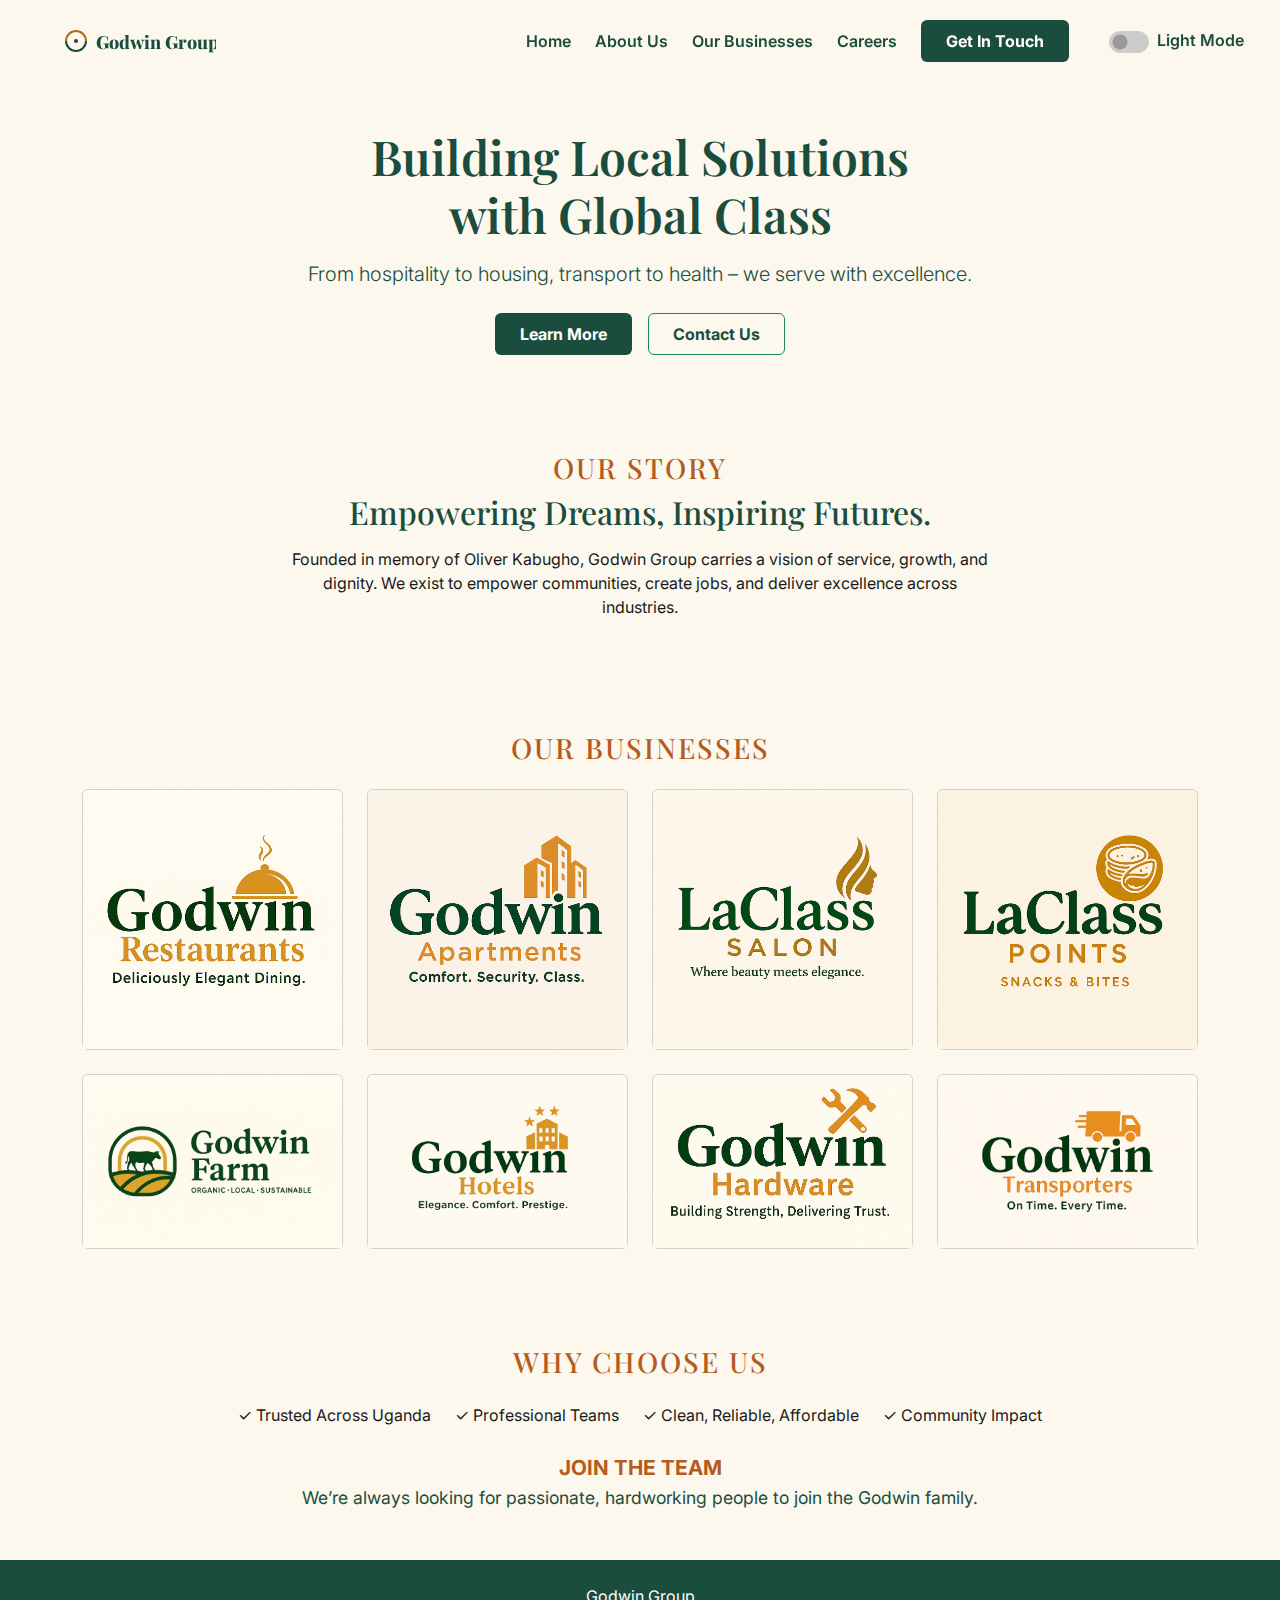
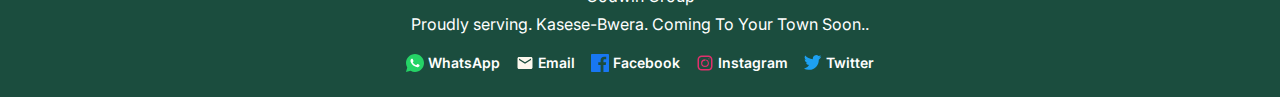
<file: godwin-group-bootstrap.html>
<!DOCTYPE html>
<html lang="en">
  <head>
    <meta charset="UTF-8" />
    <meta name="viewport" content="width=device-width, initial-scale=1.0" />
    <title>Godwin Group | Empowering Dreams</title>
    <link
      href="https://cdn.jsdelivr.net/npm/bootstrap@5.3.2/dist/css/bootstrap.min.css"
      rel="stylesheet"
    />
    <link
      href="https://fonts.googleapis.com/css2?family=Playfair+Display:wght@600&family=Inter:wght@400;600&display=swap"
      rel="stylesheet"
    />
    <style>
      html {
        scroll-behavior: smooth;
      }

      body {
        font-family: "Inter", sans-serif;
        background-color: #fcf8ed;
        color: #1a1a1a;
        padding-top: 80px;
        transition: all 0.3s ease-in-out;
      }

      @media (max-width: 768px) {
        body {
          padding-top: 100px;
        }
      }

      h1,
      h2,
      h3 {
        font-family: "Playfair Display", serif;
      }

      .btn-godwin {
        background-color: #1b4d3e;
        color: white;
        transition: all 0.3s ease-in-out;
      }

      .btn-godwin:hover {
        background-color: #b65b1f;
        color: white;
      }
      .btn-outline-success {
        color: #1b4d3e;
      }
      .btn-outline-success:hover {
        background-color: #1b4d3e;
        color: white;
      }

      .section-title,
      #join-our-team {
        color: #b65b1f;
        letter-spacing: 2px;
      }

      .card img {
        object-fit: contain;
        height: 100%;
      }

      footer {
        background-color: #1b4d3e;
        color: white;
        transition: all 0.3s ease-in-out;
      }

      .footer-icons svg {
        height: 24px;
        margin: 0 10px;
      }

      .navbar-transparent {
        background-color: transparent;
        transition: background-color 0.3s ease, box-shadow 0.3s ease;
      }

      .navbar-scrolled {
        background-color: #ffffff !important;
        box-shadow: 0 2px 8px rgba(0, 0, 0, 0.1);
      }

      .offcanvas.offcanvas-end {
        background-color: #1b4d3e;
      }

      @media (max-width: 768px) {
        .offcanvas.offcanvas-end {
          width: 100vw !important;
          height: 100vh !important;
          max-width: 100%;
          border: none;
        }
      }

      .form-check-input {
        background-color: #ccc;
        border-color: #ccc;
        transition: background-color 0.3s, border-color 0.3s;
      }

      .form-check-input:hover {
        box-shadow: 0 0 0 0.2rem rgba(27, 77, 62, 0.25);
      }

      .form-check-input:checked {
        background-color: #b65b1f;
        border-color: #b65b1f;
      }

      @media (max-width: 576px) {
        .form-check.form-switch {
          margin-top: 1rem;
        }
      }

      /* NAVBAR LINK COLOR FIX FOR LIGHT + DARK MODE */
      .navbar .nav-link,
      .navbar .text-link-fix {
        color: white !important;
        transition: color 0.3s ease-in-out;
      }

      .navbar .nav-link:hover,
      .navbar .text-link-fix:hover {
        color: #b65b1f !important;
        text-decoration: none;
      }

      body.dark-mode {
        background-color: #121212;
        color: #f1f1f1;
      }

      body.dark-mode footer {
        background-color: #000;
        color: #fff;
      }

      body.dark-mode a,
      body.dark-mode .form-check-label {
        color: #1b4d3e;
      }

      body.dark-mode .btn-godwin {
        background-color: #ffffff;
        color: #1b4d3e;
      }

      body.dark-mode .btn-godwin:hover {
        background-color: #b65b1f;
        color: #ffffff;
      }

      body.dark-mode .section-title,
      body.dark-mode #join-our-team {
        color: #1b4d3e;
      }

      body.dark-mode #modeLabel {
        color: #f1f1f1;
      }

      body.dark-mode .navbar-scrolled {
        background-color: #121212 !important;
      }

      body.dark-mode .navbar .nav-link,
      body.dark-mode .navbar .text-link-fix,
      body.dark-mode .navbar .btn,
      body.dark-mode .navbar,
      body.dark-mode .navbar .form-check-label,
      body.dark-mode .navbar .form-check-input,
      body.dark-mode .navbar .btn-outline-dark {
        color: #ffffff !important;
        border-color: #ffffff !important;
        background-color: #121212;
      }

      body.dark-mode .offcanvas {
        background-color: #121212 !important;
      }

      body.dark-mode .offcanvas .nav-link,
      body.dark-mode .offcanvas .form-check-label {
        color: #f1f1f1 !important;
      }

      body.dark-mode svg text {
        fill: #ffffff !important;
      }

      svg path,
      svg circle,
      svg rect {
        transition: fill 0.3s ease, stroke 0.3s ease;
      }
      /* Fix default blue active/visited link inside navbar */
      .navbar a {
        color: #1b4d3e;
      }
      .navbar a:visited,
      .navbar a:active {
        /* color: #1b4d3e !important; */
        text-decoration: none;
      }

      .navbar a:hover {
        color: #b65b1f !important;
      }

      /* Dark mode override */
      body.dark-mode .navbar a,
      body.dark-mode .navbar a:visited,
      body.dark-mode .navbar a:active {
        color: #ffffff !important;
      }

      body.dark-mode .navbar a:hover {
        color: #b65b1f !important;
      }
      /* Ensure 'Get In Touch' button has white text in light mode */
      .navbar .btn-godwin {
        background-color: #1b4d3e;
        color: #ffffff !important;
      }

      .navbar .btn-godwin:hover {
        background-color: #b65b1f;
        color: #ffffff !important;
      }
      .text-warning {
        color: #1b4d3e;
      }
      .join-message {
        color: #b65b1f; /* same as section-title for brand consistency */
        font-size: 1.1rem;
        line-height: 1.6;
        max-width: 700px;
        margin: 0 auto;
      }

      .join-title {
        font-size: 1.3rem;
        color: #b65b1f;
        /* display: block; */
        margin-bottom: 0.5rem;
        font-weight: 700;
      }

      body.dark-mode .join-title {
        color: #ffffff;
      }

      body.dark-mode .join-message {
        color: #f1f1f1;
      }

      .godwin-green {
        color: #1b4d3e;
      }
      #building-h1 {
        color: #1b4d3e;
      }
      #building-p {
        color: #1b4d3e;
      }
      #empowering-h1 {
        color: #1b4d3e;
      }
      .card:hover {
        transform: scale(1.02);
        box-shadow: 0 8px 20px rgba(0, 0, 0, 0.1);
        transition: transform 0.3s ease, box-shadow 0.3s ease;
      }
    </style>
  </head>
  <body>
    <nav
      id="mainNavbar"
      class="navbar navbar-expand-md fixed-top px-4 py-3 navbar-transparent"
    >
      <div class="container-fluid">
        <!-- Logo -->
        <a class="navbar-brand d-flex align-items-center" href="#">
          <svg
            width="180"
            height="40"
            viewBox="0 0 300 80"
            xmlns="http://www.w3.org/2000/svg"
            aria-label="Godwin Group Logo"
          >
            <path
              d="M30,40 a20,20 0 1,0 40,0"
              fill="none"
              stroke="#1b4d3e"
              stroke-width="4"
            />
            <path
              d="M30,40 a20,20 0 1,1 40,0"
              fill="none"
              stroke="#a76f1f"
              stroke-width="4"
            />
            <circle cx="50" cy="40" r="4" fill="#1b4d3e" />
            <text
              x="90"
              y="55"
              font-family="'Playfair Display', serif"
              font-size="36"
              fill="#1b4d3e"
              font-weight="800"
            >
              Godwin Group
            </text>
          </svg>
        </a>

        <!-- MOBILE ONLY: ☰ Button and Offcanvas -->
        <div class="d-md-none">
          <button
            class="btn btn-outline-dark"
            type="button"
            data-bs-toggle="offcanvas"
            data-bs-target="#offcanvasMenu"
          >
            ☰
          </button>

          <div
            class="offcanvas offcanvas-end"
            tabindex="-1"
            id="offcanvasMenu"
            aria-labelledby="offcanvasMenuLabel"
            data-bs-scroll="true"
            data-bs-backdrop="true"
          >
            <div class="offcanvas-header">
              <h5 class="offcanvas-title" id="offcanvasMenuLabel"></h5>
              <button
                type="button"
                class="btn-close btn-close-white text-reset"
                data-bs-dismiss="offcanvas"
                aria-label="Close"
              ></button>
            </div>
            <div class="offcanvas-body d-flex flex-column gap-3">
              <a class="nav-link fw-semibold text-white" href="#">Home</a>
              <a class="nav-link fw-semibold text-white" href="#about"
                >About Us</a
              >
              <a class="nav-link fw-semibold text-white" href="#businesses"
                >Our Businesses</a
              >
              <a class="nav-link fw-semibold text-white" href="#careers"
                >Careers</a
              >
              <a class="btn btn-light text-dark fw-bold mt-3" href="#"
                >Get In Touch</a
              >

              <!-- 🌗 Theme Toggle -->
              <div
                class="form-check form-switch ms-3 d-flex align-items-center gap-2"
              >
                <input
                  class="form-check-input"
                  type="checkbox"
                  id="modeToggleMobile"
                  style="cursor: pointer; width: 2.5rem; height: 1.4rem"
                />
                <label
                  class="form-check-label fw-semibold"
                  for="modeToggleMobile"
                  id="modeLabelMobile"
                  style="color: white"
                  >Light Mode</label
                >
              </div>
            </div>
          </div>
        </div>

        <!-- DESKTOP ONLY -->
        <div class="d-none d-md-flex gap-4 align-items-center">
          <a class="text-decoration-none fw-semibold" href="#">Home</a>
          <a class="text-decoration-none fw-semibold" href="#about">About Us</a>
          <a class="text-decoration-none fw-semibold" href="#businesses"
            >Our Businesses</a
          >
          <a class="text-decoration-none fw-semibold" href="#careers"
            >Careers</a
          >
          <a class="btn btn-godwin px-4 py-2 fw-bold" href="#">Get In Touch</a>

          <!-- 🌗 Theme Toggle -->
          <div
            class="form-check form-switch ms-3 d-flex align-items-center gap-2"
          >
            <input
              class="form-check-input"
              type="checkbox"
              id="modeToggleDesktop"
              style="cursor: pointer; width: 2.5rem; height: 1.4rem"
            />
            <label
              class="form-check-label fw-semibold"
              for="modeToggleDesktop"
              id="modeLabelDesktop"
              style="color: #1b4d3e"
              >Light Mode</label
            >
          </div>
        </div>
      </div>
    </nav>

    <!-- Hero Section -->
    <section class="container text-center py-5">
      <h1 class="display-5 fw-semibold" id="building-h1">
        Building Local Solutions<br />with Global Class
      </h1>
      <p class="lead mt-3" id="building-p">
        From hospitality to housing, transport to health – we serve with
        excellence.
      </p>
      <div
        class="d-flex flex-column flex-md-row justify-content-center gap-3 mt-4"
      >
        <a href="#" class="btn btn-godwin px-4 py-2 fw-bold">Learn More</a>
        <a
          href="#"
          class="btn btn-outline-success px-4 py-2 fw-bold"
          id="building"
          >Contact Us</a
        >
      </div>
    </section>

    <!-- Our Story -->
    <section id="businesses" class="container text-center py-5">
      <h3 class="section-title">OUR STORY</h3>
      <h2 id="empowering-h1">Empowering Dreams, Inspiring Futures.</h2>
      <p class="mx-auto mt-3" style="max-width: 700px">
        Founded in memory of Oliver Kabugho, Godwin Group carries a vision of
        service, growth, and dignity. We exist to empower communities, create
        jobs, and deliver excellence across industries.
      </p>
    </section>

    <!-- Businesses -->
    <section class="container text-center py-5">
      <h3 class="section-title mb-4">OUR BUSINESSES</h3>
      <div class="row row-cols-1 row-cols-sm-2 row-cols-md-4 g-4">
        <div class="col">
          <div class="card h-100">
            <img
              src="./images/godwinResturants.png"
              class="card-img-top"
              alt="Transport"
            />
          </div>
        </div>
        <div class="col">
          <div class="card h-100">
            <img
              src="./images/apartments.png"
              class="card-img-top"
              alt="Apartments"
            />
          </div>
        </div>
        <div class="col">
          <div class="card h-100">
            <img
              src="./images/restaurant.png"
              class="card-img-top"
              alt="Restaurant"
            />
          </div>
        </div>
        <div class="col">
          <div class="card h-100">
            <img src="./images/clinic.png" class="card-img-top" alt="Clinic" />
          </div>
        </div>
        <div class="col">
          <div class="card h-100">
            <img src="./images/farm.png" class="card-img-top" alt="Farm" />
          </div>
        </div>
        <div class="col">
          <div class="card h-100">
            <img
              src="./images/godwinHotels.png"
              class="card-img-top"
              alt="Godwin Hotels"
            />
          </div>
        </div>
        <div class="col">
          <div class="card h-100">
            <img
              src="./images/godwinHardwares.jpg"
              class="card-img-top"
              alt="Godwin Hardware"
            />
          </div>
        </div>
        <div class="col">
          <div class="card h-100">
            <img
              src="./images/godwinTranspoters.png"
              class="card-img-top"
              alt="Mobile"
            />
          </div>
        </div>
      </div>
    </section>

    <!-- Why Choose Us -->
    <section id="careers" class="container text-center py-5">
      <h3 class="section-title mb-4">WHY CHOOSE US</h3>
      <ul
        class="list-unstyled d-flex flex-column flex-md-row justify-content-center gap-4 mb-3"
      >
        <li>✓ Trusted Across Uganda</li>
        <li>✓ Professional Teams</li>
        <li>✓ Clean, Reliable, Affordable</li>
        <li>✓ Community Impact</li>
      </ul>

      <p class="join-message mt-4">
        <strong class="join-title">JOIN THE TEAM</strong><br />
        <span class="godwin-green">
          We’re always looking for passionate, hardworking people to join the
          Godwin family.
        </span>
      </p>
    </section>

    <footer class="text-center py-4 text-white">
      <p class="mb-1">Godwin Group</p>
      <p class="mb-3">
        Proudly serving. Kasese-Bwera. Coming To Your Town Soon..
      </p>

      <div class="container">
        <div class="row g-3 justify-content-center text-center text-md-start">
          <!-- WhatsApp -->
          <div
            class="col-6 col-sm-4 col-md-auto d-flex align-items-center justify-content-center gap-2"
          >
            <a
              href="https://wa.me/256700000000"
              class="text-decoration-none text-white d-flex align-items-center gap-1"
            >
              <svg width="18" height="18" viewBox="0 0 24 24">
                <path
                  fill="#25D366"
                  d="M12 0C5.373 0 0 5.373 0 12a11.93 11.93 0 001.64 6.025L0 24l6.19-1.617A11.936 11.936 0 0012 24c6.627 0 12-5.373 12-12S18.627 0 12 0z"
                />
                <path
                  fill="#fff"
                  d="M17.472 14.382c-.297-.149-1.758-.867-2.03-.967-.273-.1-.472-.148-.67.15-.197.297-.767.966-.94 1.164-.173.199-.347.223-.644.074-.297-.15-1.255-.462-2.39-1.475-.883-.788-1.48-1.761-1.652-2.059-.173-.297-.018-.458.13-.606.134-.133.298-.347.446-.52.15-.174.198-.298.298-.497.1-.198.05-.373-.025-.522-.075-.148-.669-1.61-.916-2.202-.24-.578-.485-.5-.67-.51-.173-.007-.372-.009-.571-.009-.199 0-.522.074-.796.373-.273.297-1.04 1.016-1.04 2.479 0 1.462 1.064 2.875 1.213 3.074.149.199 2.095 3.2 5.078 4.487.71.306 1.263.489 1.695.625.712.227 1.36.195 1.872.118.571-.085 1.758-.718 2.006-1.41.248-.692.248-1.286.173-1.41-.074-.124-.273-.199-.571-.348z"
                />
              </svg>
              <small class="fw-semibold">WhatsApp</small>
            </a>
          </div>

          <!-- Email -->
          <div
            class="col-6 col-sm-4 col-md-auto d-flex align-items-center justify-content-center gap-2"
          >
            <a
              href="mailto:info@godwingroup.com"
              class="text-decoration-none text-white d-flex align-items-center gap-1"
            >
              <svg width="18" height="18" viewBox="0 0 24 24" fill="#fcf8ed">
                <path
                  d="M20 4H4c-1.1 0-2 .9-2 2v12c0 1.1.9 2 2 2h16c1.1 0 2-.9 2-2V6c0-1.1-.9-2-2-2zm0 4l-8 5-8-5V6l8 5 8-5v2z"
                />
              </svg>
              <small class="fw-semibold">Email</small>
            </a>
          </div>

          <!-- Facebook -->
          <div
            class="col-6 col-sm-4 col-md-auto d-flex align-items-center justify-content-center gap-2"
          >
            <a
              href="https://facebook.com"
              class="text-decoration-none text-white d-flex align-items-center gap-1"
            >
              <svg width="18" height="18" viewBox="0 0 24 24" fill="#1877F2">
                <path
                  d="M22.675 0h-21.35C.597 0 0 .597 0 1.325v21.351C0 23.403.597 24 1.325 24H12.82v-9.294H9.692v-3.622h3.128V8.413c0-3.1 1.893-4.788 4.659-4.788 1.325 0 2.463.099 2.795.143v3.24h-1.918c-1.505 0-1.797.715-1.797 1.763v2.312h3.588l-.467 3.622h-3.121V24h6.116C23.403 24 24 23.403 24 22.676V1.325C24 .597 23.403 0 22.675 0z"
                />
              </svg>
              <small class="fw-semibold">Facebook</small>
            </a>
          </div>

          <!-- Instagram -->
          <div
            class="col-6 col-sm-4 col-md-auto d-flex align-items-center justify-content-center gap-2"
          >
            <a
              href="https://instagram.com"
              class="text-decoration-none text-white d-flex align-items-center gap-1"
            >
              <svg width="18" height="18" viewBox="0 0 24 24" fill="#E1306C">
                <path
                  d="M7.5 2C4.46 2 2 4.46 2 7.5v9C2 19.54 4.46 22 7.5 22h9c3.04 0 5.5-2.46 5.5-5.5v-9C22 4.46 19.54 2 16.5 2h-9zm0 2h9c1.93 0 3.5 1.57 3.5 3.5v9c0 1.93-1.57 3.5-3.5 3.5h-9C5.57 20 4 18.43 4 16.5v-9C4 5.57 5.57 4 7.5 4zm9.75 1.5a.75.75 0 100 1.5.75.75 0 000-1.5zm-5.25 1.5A5.25 5.25 0 006.75 12 5.25 5.25 0 0012 17.25 5.25 5.25 0 0017.25 12 5.25 5.25 0 0012 7.5zm0 1.5A3.75 3.75 0 0115.75 12 3.75 3.75 0 0112 15.75 3.75 3.75 0 018.25 12 3.75 3.75 0 0112 9z"
                />
              </svg>
              <small class="fw-semibold">Instagram</small>
            </a>
          </div>

          <!-- Twitter -->
          <div
            class="col-6 col-sm-4 col-md-auto d-flex align-items-center justify-content-center gap-2"
          >
            <a
              href="https://twitter.com"
              class="text-decoration-none text-white d-flex align-items-center gap-1"
            >
              <svg width="18" height="18" viewBox="0 0 24 24" fill="#1DA1F2">
                <path
                  d="M23 3a10.9 10.9 0 01-3.14 1.53A4.48 4.48 0 0022.4 1.64c-.89.53-1.87.91-2.91 1.12a4.48 4.48 0 00-7.64 4.08C7.69 6.58 4.07 4.88 1.64 2.16a4.48 4.48 0 001.39 5.98A4.52 4.52 0 01.96 7v.05a4.48 4.48 0 003.6 4.4 4.48 4.48 0 01-2.02.08 4.48 4.48 0 004.19 3.12A9 9 0 010 19.54 12.72 12.72 0 006.88 21c8.28 0 12.81-6.86 12.81-12.81 0-.2 0-.4-.01-.6A9.18 9.18 0 0023 3z"
                />
              </svg>
              <small class="fw-semibold">Twitter</small>
            </a>
          </div>
        </div>
      </div>
    </footer>

    <script src="https://cdn.jsdelivr.net/npm/bootstrap@5.3.2/dist/js/bootstrap.bundle.min.js"></script>
    <script>
      document.addEventListener("DOMContentLoaded", function () {
        const body = document.body;
        const switches = [
          document.getElementById("modeToggleMobile"),
          document.getElementById("modeToggleDesktop"),
        ].filter(Boolean); // ignore nulls
        const labels = [
          document.getElementById("modeLabelMobile"),
          document.getElementById("modeLabelDesktop"),
        ].filter(Boolean);

        // Load saved theme preference
        const savedTheme = localStorage.getItem("godwinTheme");
        if (savedTheme === "dark") {
          body.classList.add("dark-mode");
          switches.forEach((s) => (s.checked = true));
          labels.forEach((l) => (l.textContent = "Dark Mode"));
        } else {
          switches.forEach((s) => (s.checked = false));
          labels.forEach((l) => (l.textContent = "Light Mode"));
        }

        // Theme Toggle Function
        function toggleTheme(isDark) {
          body.classList.toggle("dark-mode", isDark);
          localStorage.setItem("godwinTheme", isDark ? "dark" : "light");
          labels.forEach(
            (l) => (l.textContent = isDark ? "Dark Mode" : "Light Mode")
          );
          switches.forEach((s) => (s.checked = isDark));
        }

        // Attach event listeners to both switches
        switches.forEach((toggle) => {
          toggle.addEventListener("change", function () {
            toggleTheme(this.checked);
          });
        });

        // Sticky Navbar Scroll Effect
        const navbar = document.getElementById("mainNavbar");
        window.addEventListener("scroll", () => {
          if (window.scrollY > 50) {
            navbar.classList.add("navbar-scrolled");
          } else {
            navbar.classList.remove("navbar-scrolled");
          }
        });

        // Restore scroll position on reload
        const savedScroll = localStorage.getItem("scrollPosition");
        if (savedScroll) {
          window.scrollTo(0, parseInt(savedScroll));
        }

        // Save scroll position before leaving
        window.addEventListener("beforeunload", () => {
          localStorage.setItem("scrollPosition", window.scrollY);
        });
      });
    </script>
  </body>
</html>
</file>
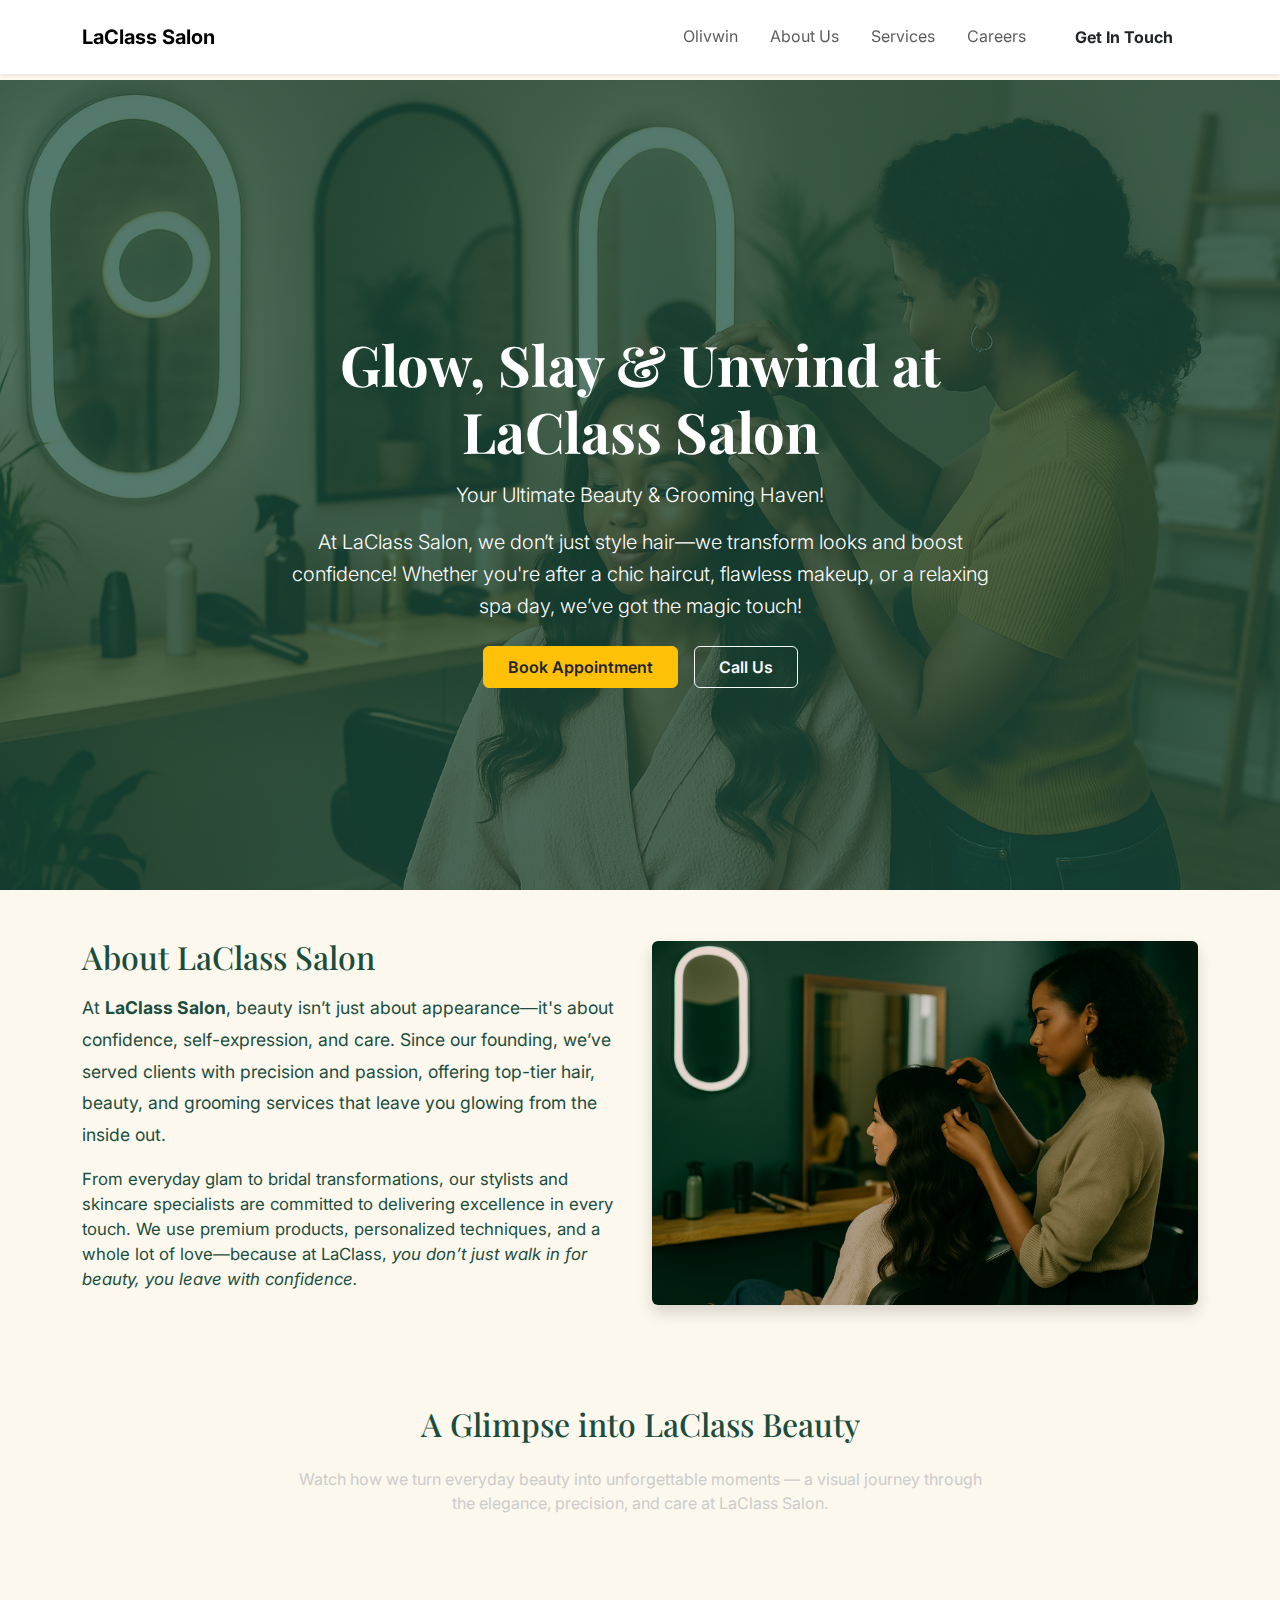
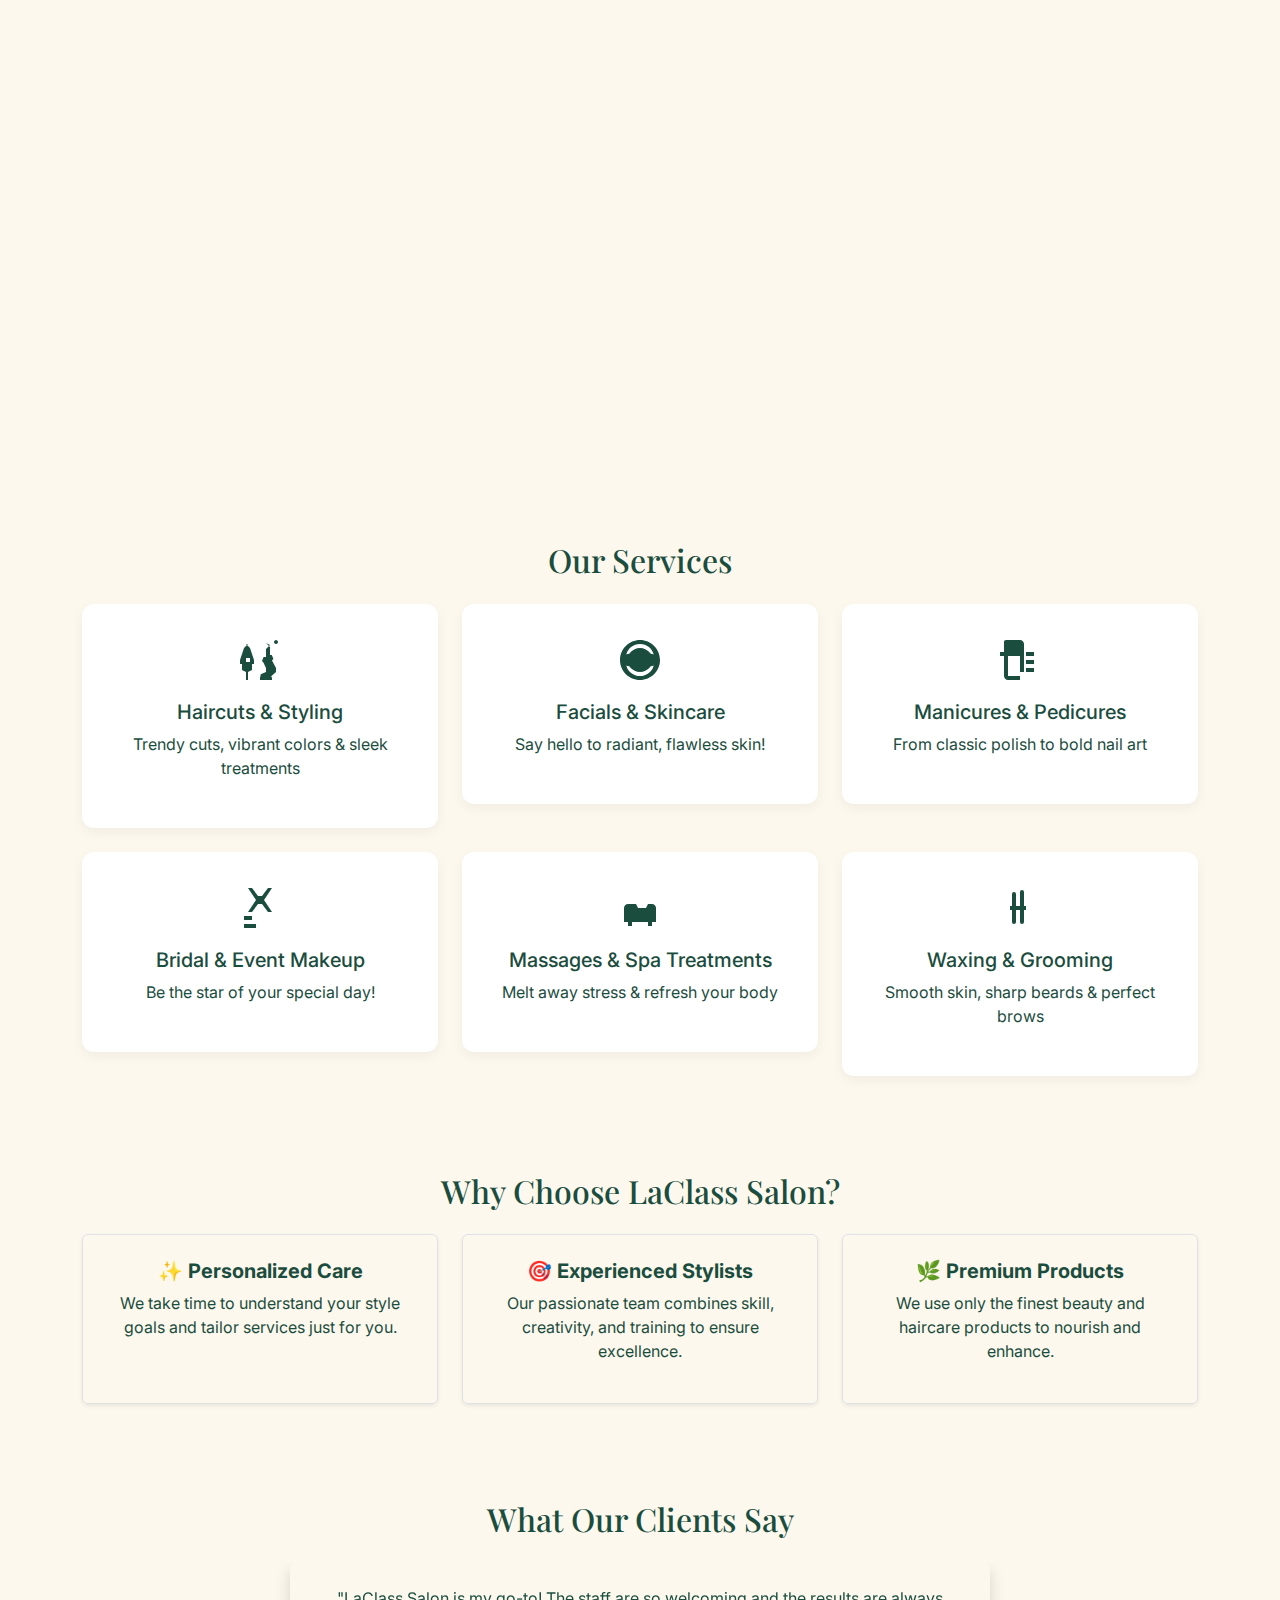
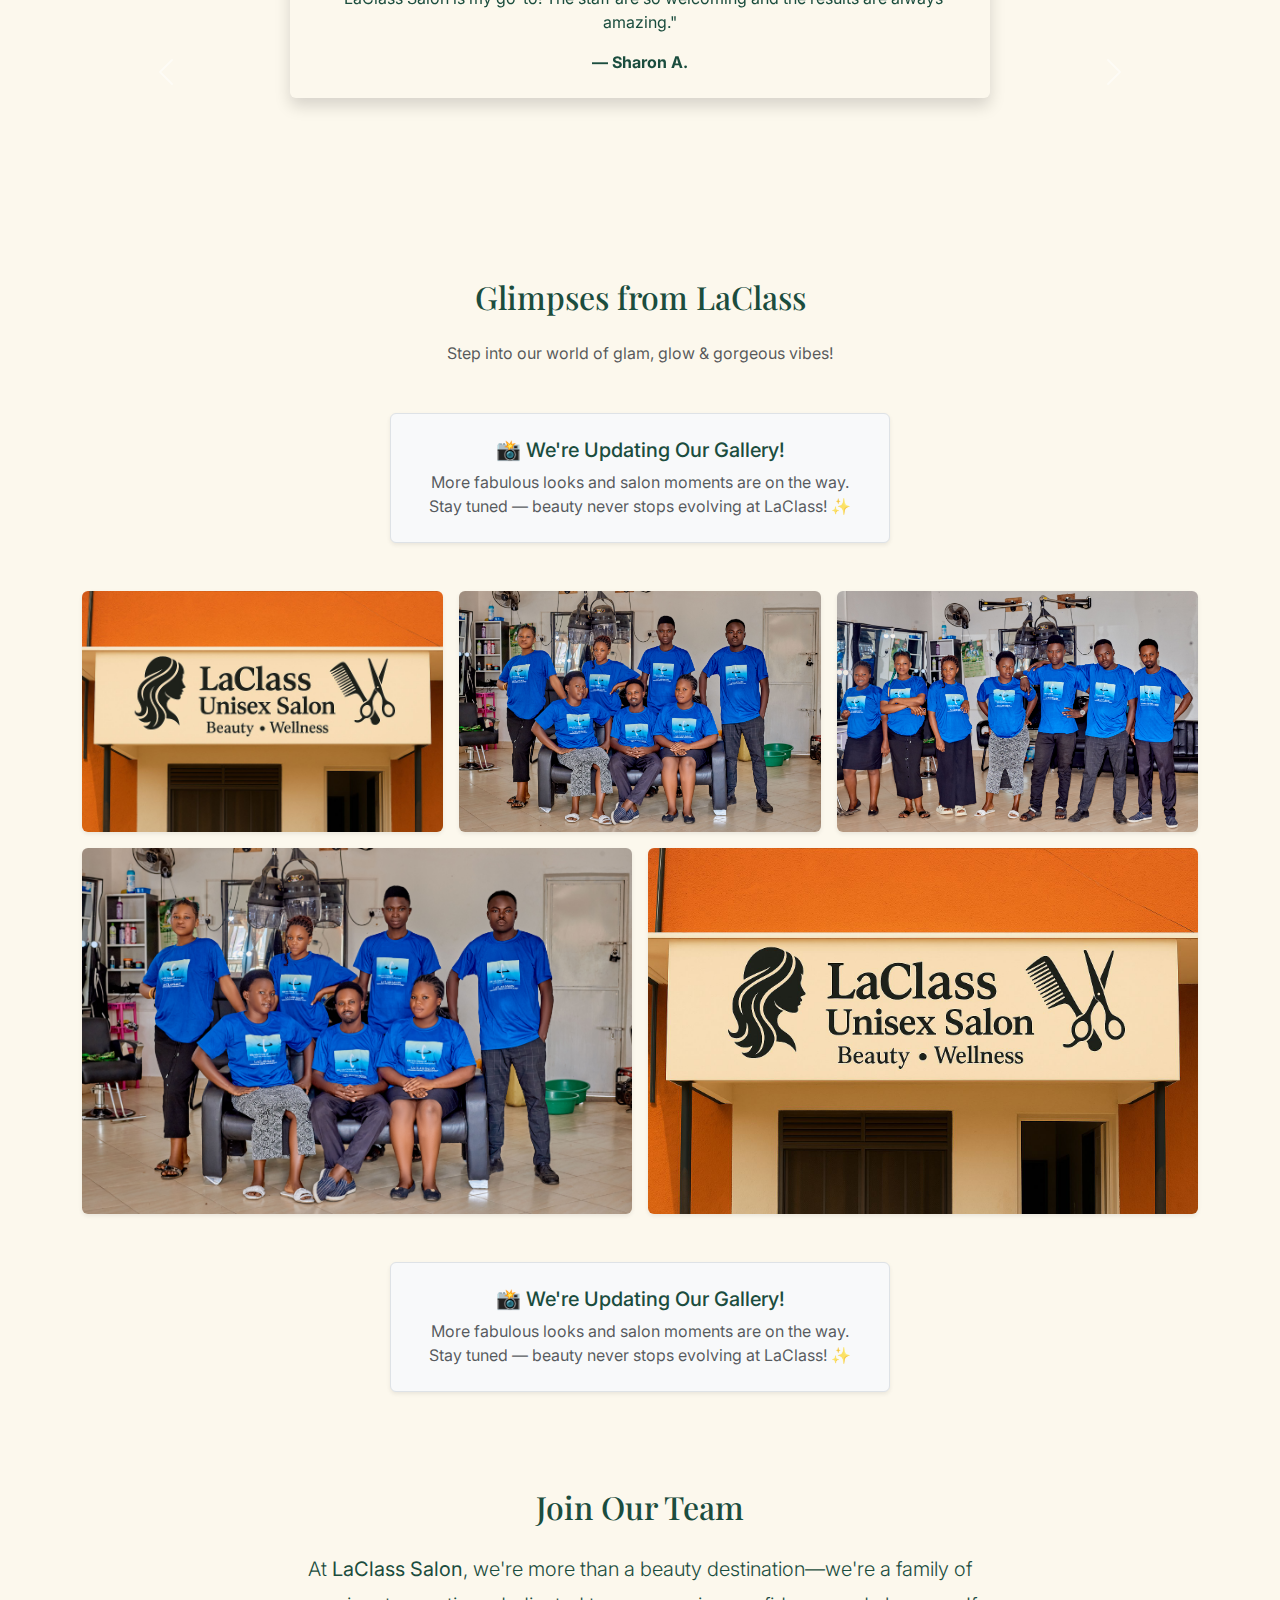
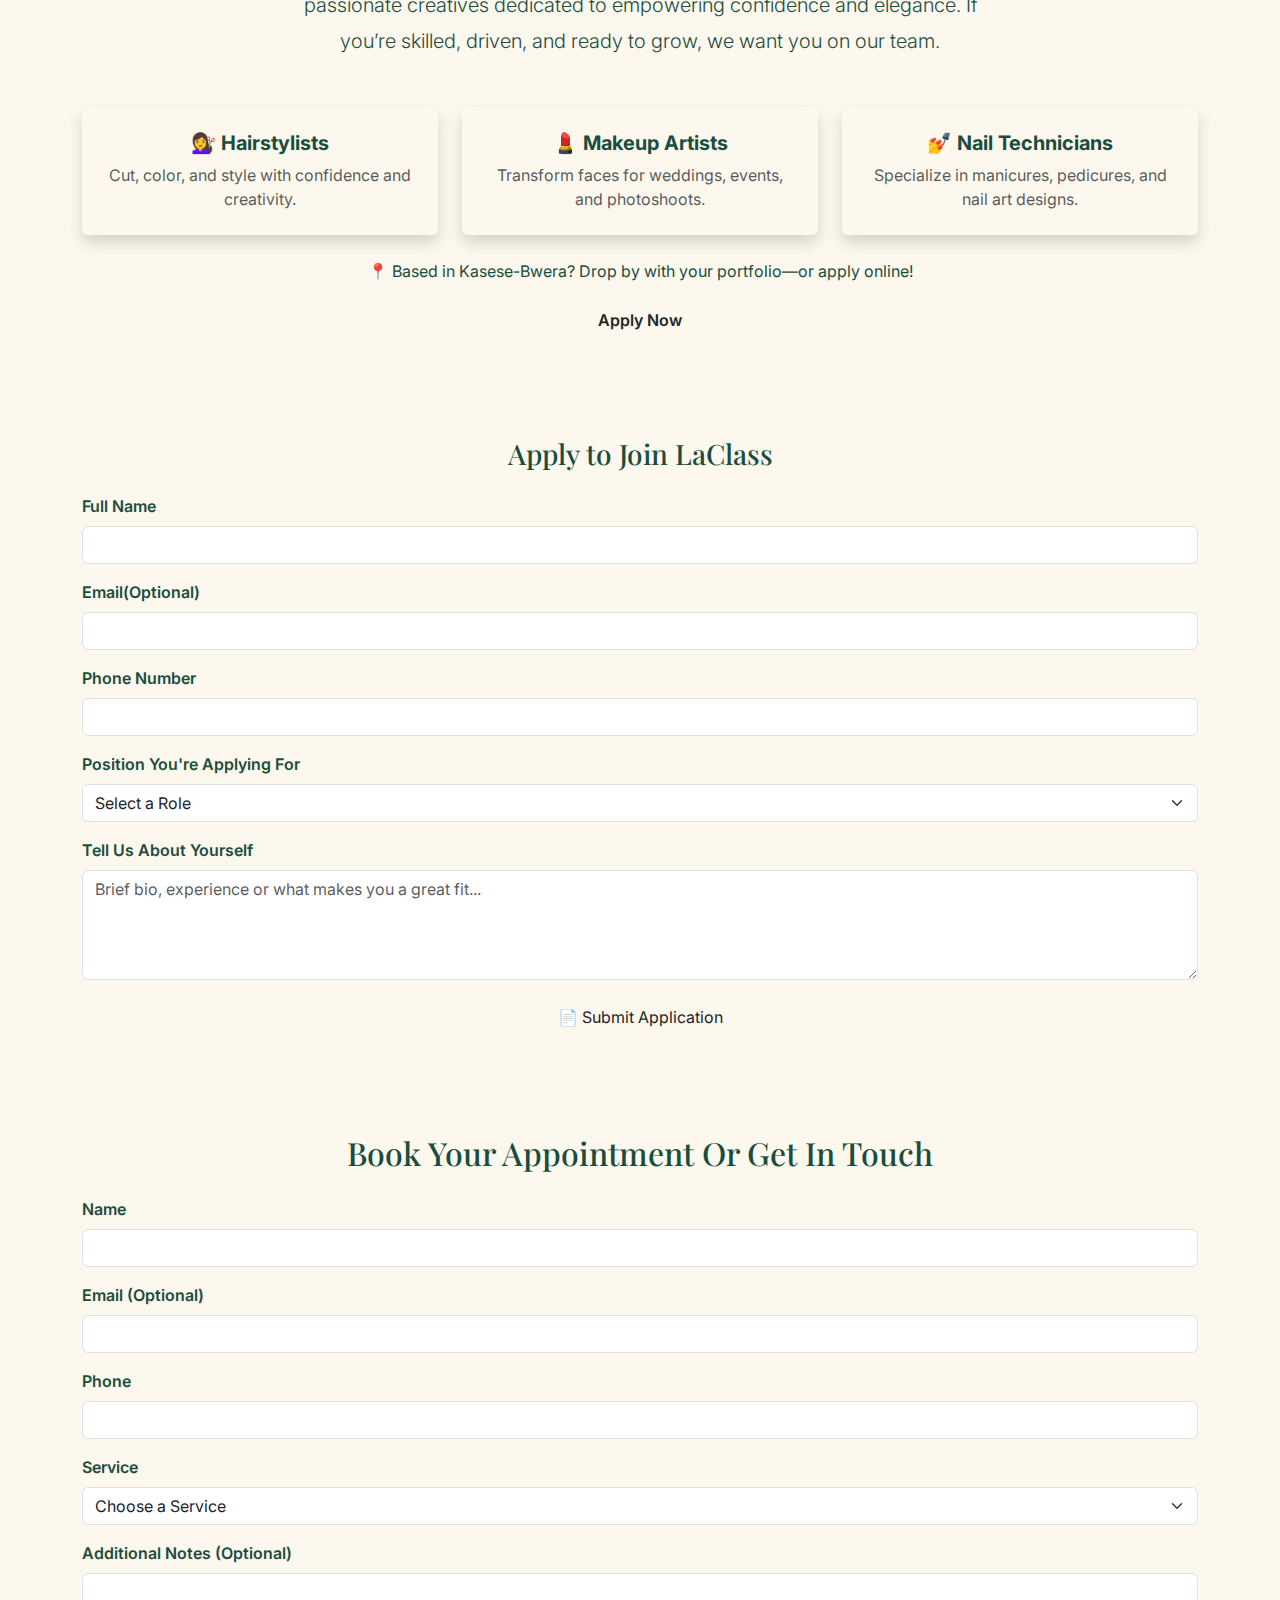
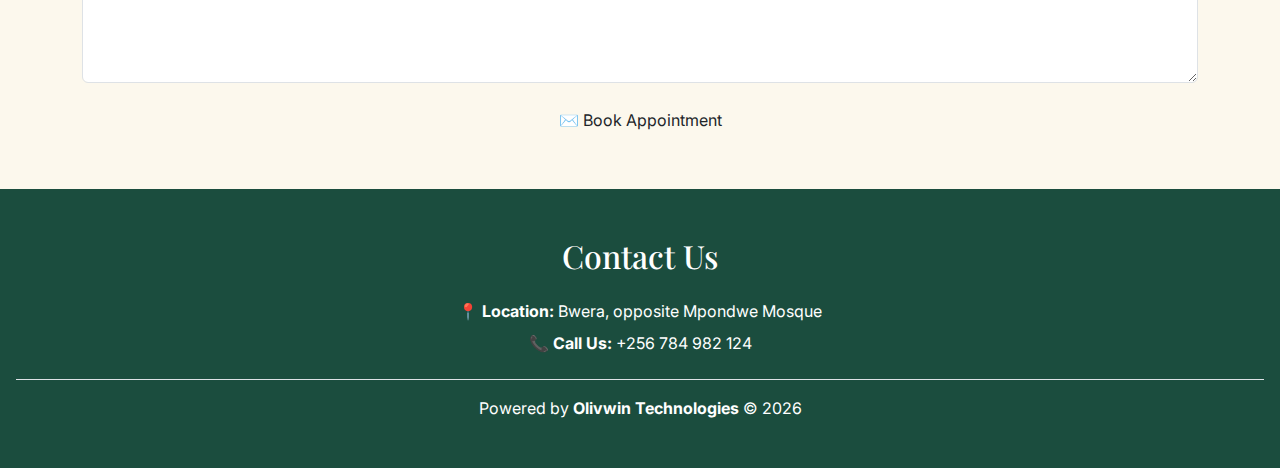
<file: laclasssalon.html>
<!DOCTYPE html>
<html lang="en">
  <head>
    <meta charset="UTF-8" />
    <meta name="viewport" content="width=device-width, initial-scale=1.0" />
    <title>LaClass Salon | Beauty & Grooming</title>
    <link
      href="https://cdn.jsdelivr.net/npm/bootstrap@5.3.2/dist/css/bootstrap.min.css"
      rel="stylesheet"
    />
    <link
      href="https://fonts.googleapis.com/css2?family=Playfair+Display:wght@600&family=Inter:wght@400;600&display=swap"
      rel="stylesheet"
    />
    <link rel="stylesheet" href="css/salon.css" />
    <style></style>
  </head>
  <body>
    <nav class="navbar navbar-expand-lg fixed-top bg-white shadow-sm py-3">
      <div class="container">
        <a class="navbar-brand fw-bold " href="laclasssalon.html"
          >LaClass Salon</a
        >
        <button
          class="navbar-toggler"
          type="button"
          data-bs-toggle="collapse"
          data-bs-target="#navbarNav"
        >
          <span class="navbar-toggler-icon"></span>
        </button>
        <div
          class="collapse navbar-collapse justify-content-end"
          id="navbarNav"
        >
          <ul class="navbar-nav gap-3">
            <li class="nav-item">
              <a class="nav-link" href="index.html">Olivwin</a>
            </li>
            <li class="nav-item">
              <a class="nav-link " href="#about">About Us</a>
            </li>
            <li class="nav-item">
              <a class="nav-link " href="#services">Services</a>
            </li>
            <li>       <a class="nav-link " href="#careers-apply"
              >Careers</a
            ></li>
            <li>        <a class="btn btn-godwin px-4 py-2 fw-bold" href="#contact"
              >Get In Touch</a
            ></li>
       

          </ul>
        </div>
      </div>
    </nav>

    <section
      class="laclass-hero d-flex align-items-center text-center text-white"
    >
      <div class="container">
        <h1 class="display-4 fw-bold mb-3">
          Glow, Slay & Unwind at <br />LaClass Salon
        </h1>
        <p class="lead mb-3">Your Ultimate Beauty & Grooming Haven!</p>
        <p class="lead mb-4 mx-auto hero-description">
          At LaClass Salon, we don’t just style hair—we transform looks and
          boost confidence! Whether you're after a chic haircut, flawless
          makeup, or a relaxing spa day, we’ve got the magic touch!
        </p>
        <div class="d-flex justify-content-center gap-3 flex-wrap">
          <a
            href="#contact"
            class="btn btn-warning text-dark fw-semibold px-4 py-2"
            >Book Appointment</a
          >
          <a
            href="tel:+256781472297"
            class="btn btn-outline-light fw-semibold px-4 py-2"
            >Call Us</a
          >
        </div>
      </div>
    </section>
    <!-- About Us Section -->
    <section id="about" class="container py-5 fade-in-up">
      <div class="row align-items-center">
   
        <div class="col-md-6">
          <h2 class="section-title mb-3 text-center text-md-start">About LaClass Salon</h2>
          <p class="mx-auto" style="max-width: 750px; font-size: 1.1rem; line-height: 1.8;">
            At <strong>LaClass Salon</strong>, beauty isn’t just about appearance—it's about confidence, self-expression, and care. 
            Since our founding, we’ve served clients with precision and passion, offering top-tier hair, beauty, and grooming 
            services that leave you glowing from the inside out.
          </p>
        
          <p class="mx-auto mt-3" style="max-width: 750px; font-size: 1.05rem;">
            From everyday glam to bridal transformations, our stylists and skincare specialists are committed to delivering 
            excellence in every touch. We use premium products, personalized techniques, and a whole lot of love—because at LaClass, 
            <em>you don’t just walk in for beauty, you leave with confidence.</em>
          </p>
        </div>
        <div class="col-md-6 mb-4 mb-md-0">
          <img src="images/laclass-bg-mobile.png" alt="LaClass Experience" class="img-fluid rounded shadow" />
        </div>
      </div>
    </section>
    
<!-- <section id="about" class="container py-5 text-center fade-in-up">
  <h2 class="section-title mb-4">About LaClass Salon</h2>

  <p class="mx-auto" style="max-width: 750px; font-size: 1.1rem; line-height: 1.8;">
    At <strong>LaClass Salon</strong>, beauty isn’t just about appearance—it's about confidence, self-expression, and care. 
    Since our founding, we’ve served clients with precision and passion, offering top-tier hair, beauty, and grooming 
    services that leave you glowing from the inside out.
  </p>

  <p class="mx-auto mt-3" style="max-width: 750px; font-size: 1.05rem;">
    From everyday glam to bridal transformations, our stylists and skincare specialists are committed to delivering 
    excellence in every touch. We use premium products, personalized techniques, and a whole lot of love—because at LaClass, 
    <em>you don’t just walk in for beauty, you leave with confidence.</em>
  </p>

 
  <div class="mt-5 about-us-image">
    <img src="images/laclass-bg-mobile.png" alt="LaClass Experience" class="img-fluid rounded shadow" style="max-width: 650px;">
  </div>
</section> -->

    <section id="video" class="container py-5 fade-in-up">
      <h2 class="text-center mb-4">A Glimpse into LaClass Beauty</h2>
      <p
        class="text-center mb-4"
        style="max-width: 700px; margin: 0 auto; color: #ccc"
      >
        Watch how we turn everyday beauty into unforgettable moments — a visual
        journey through the elegance, precision, and care at LaClass Salon.
      </p>
      <div class="ratio ratio-16x9" style="max-width: 900px; margin: 0 auto">
        <iframe
          width="560"
          height="315"
          src="https://www.youtube.com/embed/6QBKVtVSELc?si=tJqp3ie_MDtpsDwD"
          title="YouTube video player"
          frameborder="0"
          allow="accelerometer; autoplay; clipboard-write; encrypted-media; gyroscope; picture-in-picture; web-share"
          referrerpolicy="strict-origin-when-cross-origin"
          allowfullscreen
        ></iframe>
      </div>
    </section>

    <section id="services" class="container py-5">
      <h2 class="text-center mb-4">Our Services</h2>
      <div class="row g-4">
        <!-- Haircuts & Styling -->
        <div class="col-md-4">
          <div class="service-card text-center">
            <div class="mb-3">
              <svg width="48" height="48" fill="#1b4d3e" viewBox="0 0 24 24">
                <path
                  d="M20 2c-.5 0-1 .5-1 1s.5 1 1 1 1-.5 1-1-.5-1-1-1zm-3 2.5l-2 2v4h-1.2l-.8 2 .7.8L15 16v2l-2.6 1.1L12 21v1h6v-1l-.4-.9L20 18v-2l-2-3.7.7-.8-.8-2H17v-4l-2-2zM6 4l-2 2-2 6v2h1v3l2 1v4h1v-4l2-1v-3h1v-2l-2-6-2-2zm1 9H5v-2h2v2z"
                />
              </svg>
            </div>
            <h5>Haircuts & Styling</h5>
            <p>Trendy cuts, vibrant colors & sleek treatments</p>
          </div>
        </div>

        <!-- Facials & Skincare -->
        <div class="col-md-4">
          <div class="service-card text-center">
            <div class="mb-3">
              <svg width="48" height="48" fill="#1b4d3e" viewBox="0 0 24 24">
                <path
                  d="M12 2C6.49 2 2 6.5 2 12s4.49 10 10 10 10-4.5 10-10S17.51 2 12 2zm0 18c-3.32 0-6.19-2.26-6.84-5.3.44.16.91.3 1.42.39C8.02 17 10.1 18 12 18c1.91 0 3.98-1 5.42-2.91.51-.09.98-.23 1.42-.39C18.19 17.74 15.32 20 12 20zm0-16c3.32 0 6.19 2.26 6.84 5.3-.44-.16-.91-.3-1.42-.39C15.98 7 13.9 6 12 6c-1.91 0-3.98 1-5.42 2.91-.51.09-.98.23-1.42.39C5.81 6.26 8.68 4 12 4z"
                />
              </svg>
            </div>
            <h5>Facials & Skincare</h5>
            <p>Say hello to radiant, flawless skin!</p>
          </div>
        </div>

        <!-- Manicures & Pedicures -->
        <div class="col-md-4">
          <div class="service-card text-center">
            <div class="mb-3">
              <svg width="48" height="48" fill="#1b4d3e" viewBox="0 0 24 24">
                <path
                  d="M5 2c-.6 0-1 .4-1 1v5H2v2h2v10c0 1.1.9 2 2 2h6v-2H6V10h6v8h2V4c0-1.1-.9-2-2-2H5zm14 14h-4v2h4v-2zm0-4h-4v2h4v-2zm0-4h-4v2h4V8z"
                />
              </svg>
            </div>
            <h5>Manicures & Pedicures</h5>
            <p>From classic polish to bold nail art</p>
          </div>
        </div>

        <!-- Bridal & Event Makeup -->
        <div class="col-md-4">
          <div class="service-card text-center">
            <div class="mb-3">
              <svg width="48" height="48" fill="#1b4d3e" viewBox="0 0 24 24">
                <path
                  d="M18 2h-2l-3 4h-2L8 2H6l4 6-4 6h2l3-4h2l3 4h2l-4-6 4-6zM4 16v2h4v-2H4zm0 4v2h6v-2H4z"
                />
              </svg>
            </div>
            <h5>Bridal & Event Makeup</h5>
            <p>Be the star of your special day!</p>
          </div>
        </div>

        <!-- Massages & Spa Treatments -->
        <div class="col-md-4">
          <div class="service-card text-center">
            <div class="mb-3">
              <svg width="48" height="48" fill="#1b4d3e" viewBox="0 0 24 24">
                <path
                  d="M18 10h-2l-1 2h-4l-1-2H6c-1.1 0-2 .9-2 2v7h2v2h2v-2h8v2h2v-2h2v-7c0-1.1-.9-2-2-2z"
                />
              </svg>
            </div>
            <h5>Massages & Spa Treatments</h5>
            <p>Melt away stress & refresh your body</p>
          </div>
        </div>

        <!-- Waxing & Grooming -->
        <div class="col-md-4">
          <div class="service-card text-center">
            <div class="mb-3">
              <svg width="48" height="48" fill="#1b4d3e" viewBox="0 0 24 24">
                <path
                  d="M13 3a1 1 0 0 0-1 1v7h-2V5a1 1 0 1 0-2 0v6h-1v2h1v6a1 1 0 1 0 2 0v-6h2v6a1 1 0 1 0 2 0v-6h1v-2h-1V4a1 1 0 0 0-1-1z"
                />
              </svg>
            </div>
            <h5>Waxing & Grooming</h5>
            <p>Smooth skin, sharp beards & perfect brows</p>
          </div>
        </div>
      </div>
    </section>

    <!-- Why Choose Us -->
<section class="container py-5" id="why-us">
  <h2 class="text-center mb-4">Why Choose LaClass Salon?</h2>
  <div class="row g-4 text-center">
    <div class="col-md-4">
      <div class="why-us p-4 border rounded shadow-sm h-100">
        <h5 class="fw-bold">✨ Personalized Care</h5>
        <p>We take time to understand your style goals and tailor services just for you.</p>
      </div>
    </div>
    <div class="col-md-4">
      <div class="why-us p-4 border rounded shadow-sm h-100">
        <h5 class="fw-bold">🎯 Experienced Stylists</h5>
        <p>Our passionate team combines skill, creativity, and training to ensure excellence.</p>
      </div>
    </div>
    <div class="col-md-4">
      <div class="why-us p-4 border rounded shadow-sm h-100">
        <h5 class="fw-bold">🌿 Premium Products</h5>
        <p>We use only the finest beauty and haircare products to nourish and enhance.</p>
      </div>
    </div>
  </div>
</section>

<!-- Auto-Rotating Testimonials -->
<section class="py-5" id="testimonials">
  <div class="container">
    <h2 class="text-center mb-4">What Our Clients Say</h2>
    <div id="testimonialCarousel" class="carousel slide" data-bs-ride="carousel">
      <div class="carousel-inner" style="min-height: 220px;">
        <!-- Testimonial 1 -->
        <div class="carousel-item active">
          <div class="testimonial p-4 shadow rounded text-center mx-auto w-100" style="max-width: 700px;">
            <p class="mb-3">"LaClass Salon is my go-to! The staff are so welcoming and the results are always amazing."</p>
            <strong>— Sharon A.</strong>
          </div>
        </div>

        <!-- Testimonial 2 -->
        <div class="carousel-item">
          <div class="testimonial p-4 shadow rounded text-center mx-auto w-100" style="max-width: 700px;">
            <p class="mb-3">"They made my bridal look flawless! Everyone complimented my makeup and hair."</p>
            <strong>— Rachel K.</strong>
          </div>
        </div>

        <!-- Testimonial 3 -->
        <div class="carousel-item">
          <div class="testimonial p-4 shadow rounded text-center mx-auto w-100" style="max-width: 700px;">
            <p class="mb-3">"Professional, affordable, and stylish. I always leave LaClass feeling beautiful."</p>
            <strong>— Diana N.</strong>
          </div>
        </div>
      </div>

      <!-- Carousel Controls -->
      <button class="carousel-control-prev" type="button" data-bs-target="#testimonialCarousel" data-bs-slide="prev">
        <span class="carousel-control-prev-icon"></span>
      </button>
      <button class="carousel-control-next" type="button" data-bs-target="#testimonialCarousel" data-bs-slide="next">
        <span class="carousel-control-next-icon"></span>
      </button>
    </div>
  </div>
</section>


<!-- Gallery Section -->
<section id="gallery" class="py-5 ">
  <div class="container">
    <h2 class="text-center mb-4">Glimpses from LaClass</h2>
    <p class="text-center text-muted mb-5">Step into our world of glam, glow & gorgeous vibes!</p>
    <div class="text-center mb-5">
      <div class="bg-light p-4  border rounded shadow-sm d-inline-block" style="max-width: 500px;">
        <h5 class="text-godwin mb-2">📸 We're Updating Our Gallery!</h5>
        <p class="mb-0 text-muted">More fabulous looks and salon moments are on the way. Stay tuned — beauty never stops evolving at LaClass! ✨</p>
      </div>
    </div>
   
    <div class="row g-3">
      <div class="col-sm-6 col-md-4">
        <img src="images/salon1.jpg" class="img-fluid rounded shadow-sm gallery-img" alt="Salon Style 1" />
      </div>
      <div class="col-sm-6 col-md-4">
        <img src="images/salon2.jpg" class="img-fluid rounded shadow-sm gallery-img" alt="Salon Style 2" />
      </div>
      <div class="col-sm-6 col-md-4">
        <img src="images/salon3.jpg" class="img-fluid rounded shadow-sm gallery-img" alt="Salon Style 3" />
      </div>
      <div class="col-sm-6 col-md-6">
        <img src="images/salon2.jpg" class="img-fluid rounded shadow-sm gallery-img" alt="Salon Style 4" />
      </div>
      <div class="col-sm-6 col-md-6">
        <img src="images/salon1.jpg" class="img-fluid rounded shadow-sm gallery-img" alt="Salon Style 5" />
      </div>
      <div class="text-center mt-5">
        <div class="bg-light p-4  border rounded shadow-sm d-inline-block" style="max-width: 500px;">
          <h5 class="text-godwin mb-2">📸 We're Updating Our Gallery!</h5>
          <p class="mb-0 text-muted">More fabulous looks and salon moments are on the way. Stay tuned — beauty never stops evolving at LaClass! ✨</p>
        </div>
      </div>
    </div>
  </div>
</section>

<!-- Careers Section -->
<section id="careers" class="container py-5 text-center fade-in-up">
  <h2 class="section-title mb-4">Join Our Team</h2>

  <p class="lead mb-4 mx-auto" style="max-width: 700px; line-height: 1.8;">
    At <strong>LaClass Salon</strong>, we're more than a beauty destination—we're a family of passionate creatives dedicated 
    to empowering confidence and elegance. If you’re skilled, driven, and ready to grow, we want you on our team.
  </p>

  <div class="row row-cols-1 row-cols-md-3 g-4 my-4">
    <div class="col">
      <div class="  testimonial p-4 shadow rounded text-center mx-auto w-100">
        <h5 class="fw-bold mb-2">💇‍♀️ Hairstylists</h5>
        <p class="text-muted mb-0">Cut, color, and style with confidence and creativity.</p>
      </div>
    </div>
    <div class="col">
      <div class="testimonial p-4 shadow rounded text-center mx-auto w-100">
        <h5 class="fw-bold mb-2">💄 Makeup Artists</h5>
        <p class="text-muted mb-0">Transform faces for weddings, events, and photoshoots.</p>
      </div>
    </div>
    <div class="col">
      <div class="testimonial p-4 shadow rounded text-center mx-auto w-100">
        <h5 class="fw-bold mb-2">💅 Nail Technicians</h5>
        <p class="text-muted mb-0">Specialize in manicures, pedicures, and nail art designs.</p>
      </div>
    </div>
  </div>

  <p class="mt-4 mb-3">
    📍 Based in Kasese-Bwera? Drop by with your portfolio—or apply online!
  </p>

  <a href="#careers-apply" class="btn btn-godwin px-5 py-2 fw-semibold">
    Apply Now
  </a>
</section>

<!-- Careers Application Form -->
<section id="careers-apply" class="container py-5 fade-in-up">
  <h3 class="text-center mb-4">Apply to Join LaClass</h3>
  <form action="https://formspree.io/f/xpwpkqpl" method="POST" class="booking-form">
    <div class="mb-3">
      <label for="fullname" class="form-label fw-semibold">Full Name</label>
      <input type="text" class="form-control" id="fullname" name="fullname" required />
    </div>

    <div class="mb-3">
      <label for="email" class="form-label fw-semibold">Email(Optional)</label>
      <input type="email" class="form-control" id="email" name="email" />
    </div>

    <div class="mb-3">
      <label for="phone" class="form-label fw-semibold">Phone Number</label>
      <input type="tel" class="form-control" id="phone" name="phone" required />
    </div>

    <div class="mb-3">
      <label for="role" class="form-label fw-semibold">Position You're Applying For</label>
      <select class="form-select" id="role" name="role" required>
        <option value="">Select a Role</option>
        <option>Hairstylist</option>
        <option>Makeup Artist</option>
        <option>Nail Technician</option>
        <option>Spa Therapist</option>
        <option>Receptionist</option>
        <option>Other</option>
      </select>
    </div>

    <div class="mb-3">
      <label for="message" class="form-label fw-semibold">Tell Us About Yourself</label>
      <textarea class="form-control" id="message" name="message" rows="4" placeholder="Brief bio, experience or what makes you a great fit..."></textarea>
    </div>

    <div class="text-center">
      <button type="submit" class="btn btn-godwin px-5 py-2">
        📄 Submit Application
      </button>
    </div>

    <div id="formSuccess" class="alert alert-success mt-3 d-none" role="alert">
      ✅ Your application has been submitted! We’ll get in touch soon.
    </div>
  </form>
</section>


    <!-- Booking Form -->
    <section id="booking" class="container py-5">
      <h2 class="text-center mb-4">Book Your Appointment Or Get In Touch</h2>
      <form
        action="https://formspree.io/f/xpwpkqpl"
        method="POST"
        class="booking-form"
      >
        <div class="mb-3">
          <label for="name" class="form-label fw-semibold">Name</label>
          <input
            type="text"
            class="form-control"
            name="name"
            id="name"
            required
          />
        </div>
        <div class="mb-3">
          <label for="email" class="form-label fw-semibold">Email (Optional)</label>
          <input
            type="email"
            class="form-control"
            name="email"
            id="email"
            
          />
        </div>
        <div class="mb-3">
          <label for="phone" class="form-label fw-semibold">Phone</label>
          <input
            type="tel"
            class="form-control"
            name="phone"
            id="phone"
            required
          />
        </div>
        <div class="mb-3">
          <label for="service" class="form-label fw-semibold">Service</label>
          <select class="form-select" name="service" id="service" required>
            <option value="">Choose a Service</option>
            <option>Haircuts & Styling</option>
            <option>Facials & Skincare</option>
            <option>Manicures & Pedicures</option>
            <option>Bridal & Event Makeup</option>
            <option>Massages & Spa</option>
            <option>Waxing & Grooming</option>
            <option>Get In Touch</option>
          </select>
        </div>
        <div class="mb-3">
          <label for="message" class="form-label fw-semibold"
            >Additional Notes (Optional)</label
          >
          <textarea
            class="form-control"
            name="message"
            id="message"
            rows="4"
          ></textarea>
        </div>
        <div class="text-center">
          <button type="submit" class="btn btn-godwin px-5 py-2">
            ✉️ Book Appointment
          </button>
        <div
          id="formSuccess"
          class="alert alert-success mt-3 d-none"
          role="alert"
        >
          ✅ Your appointment has been sent successfully! We'll get back to you
          soon.
        </div>
      </form>
    </section>

    <footer id="contact">
      <div class="container text-center">
        <h2 class="mb-4">Contact Us</h2>
        <p class="mb-2">
          <strong>📍 Location:</strong> Bwera, opposite Mpondwe Mosque
        </p>
        <p><strong>📞 Call Us:</strong> +256 784 982 124</p>
      </div>
      <div class="powered-by mt-4 border-top pt-3 text-center">
        <p class="mb-0">
          Powered by <strong>Olivwin Technologies</strong> &copy;
          <span id="year"></span>
        </p>
      </div>
    </footer>

    <script src="https://cdn.jsdelivr.net/npm/bootstrap@5.3.2/dist/js/bootstrap.bundle.min.js"></script>
    <script src="js/main.js"></script>
    <script>
      // Dynamically set copyright year
      document.getElementById("year").textContent = new Date().getFullYear();
    </script>
    <script>
      document.addEventListener("DOMContentLoaded", function () {
        const navLinks = document.querySelectorAll('.navbar-collapse .nav-link');
        const navbarCollapse = document.getElementById('navbarNav');
    
        navLinks.forEach(function (link) {
          link.addEventListener('click', function () {
            if (window.innerWidth < 992) {
              new bootstrap.Collapse(navbarCollapse).hide();
            }
          });
        });
      });
    </script>
    
  </body>
</html>
</file>
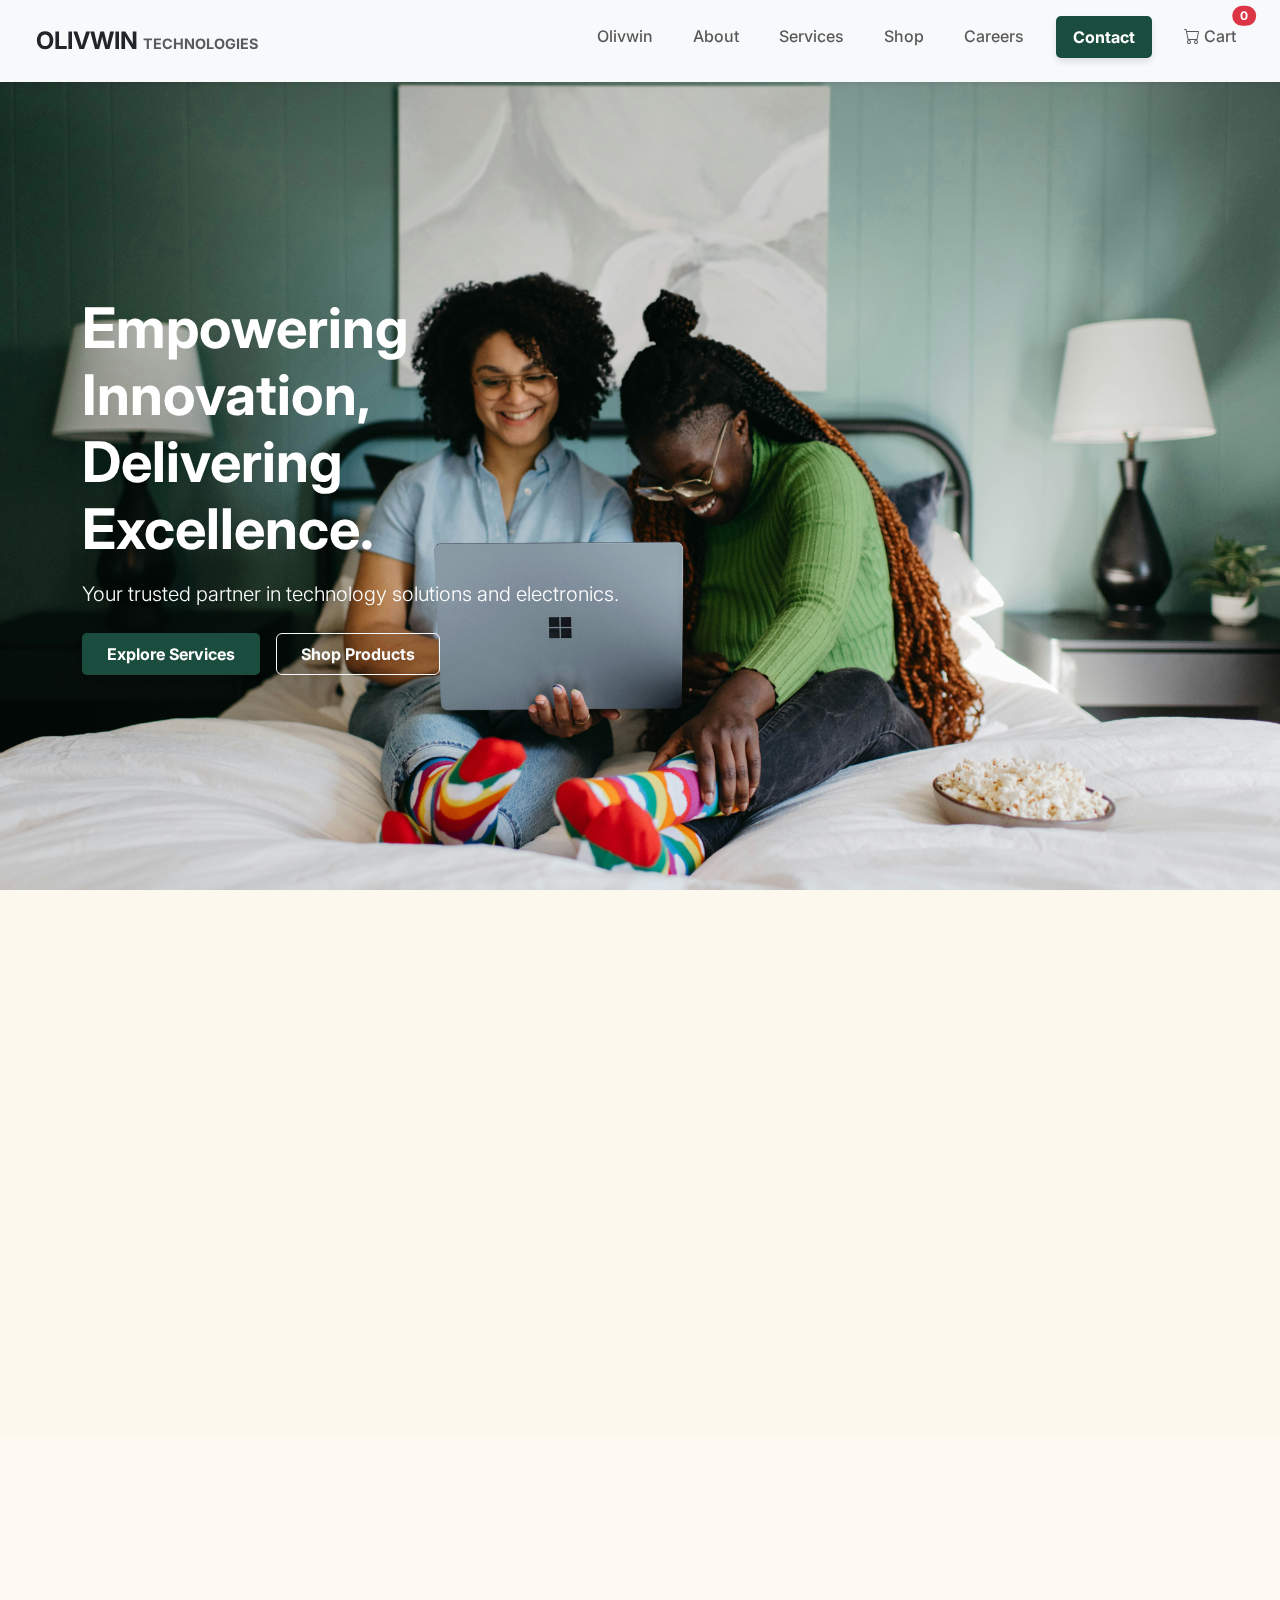
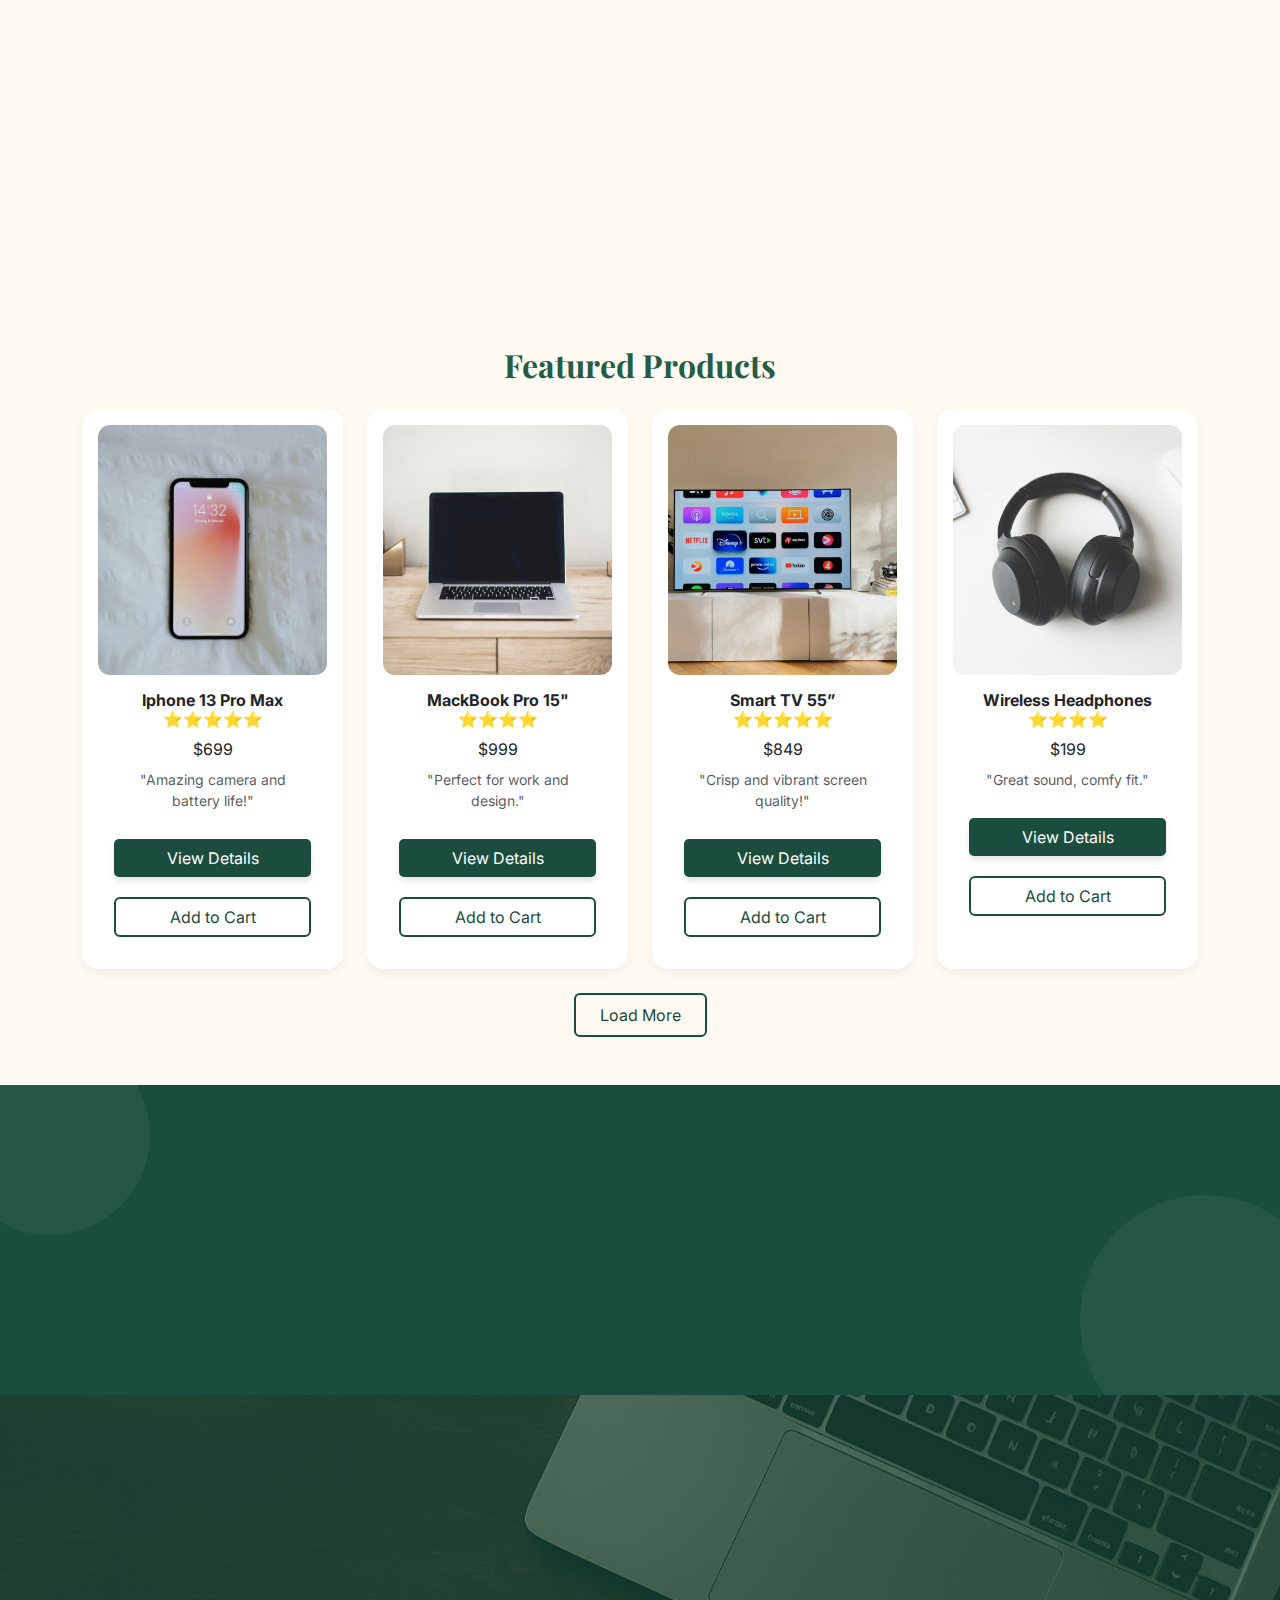
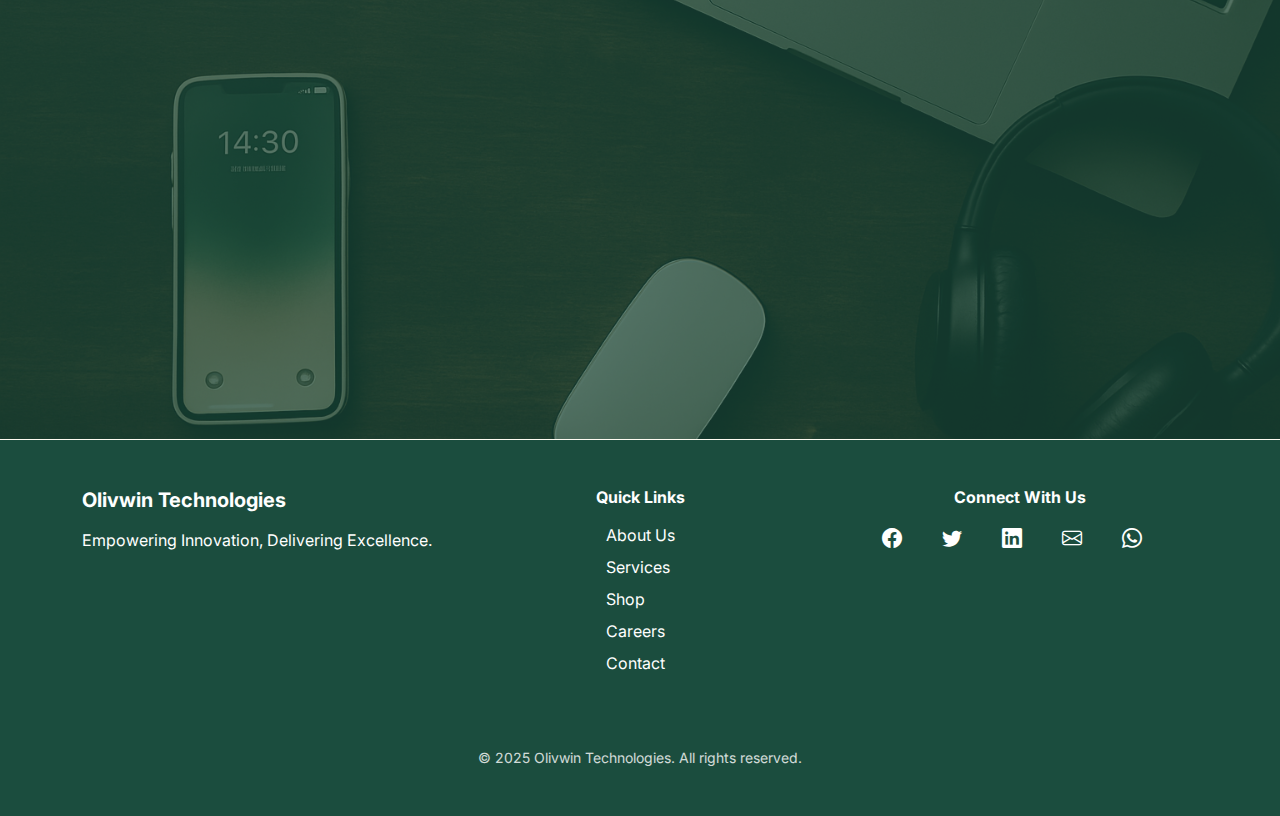
<file: olivwintechnonogies.html>
<!DOCTYPE html>
<html lang="en">
  <head>
    <meta charset="UTF-8" />
    <meta name="viewport" content="width=device-width, initial-scale=1.0" />

    <!-- SEO Meta Tags -->
    <meta
      name="description"
      content="Olivwin Technologies - Empowering Innovation, Delivering Excellence across Africa with smart tech services and electronics."
    />
    <meta
      name="keywords"
      content="Olivwin Technologies, Technology Solutions, Software Development, Cloud Services, Uganda, Africa, Electronics, Smartphones, Laptops, Smart TVs"
    />
    <meta name="author" content="Olivwin Technologies" />

    <!-- OpenGraph for Social Sharing -->
    <meta property="og:title" content="Olivwin Technologies" />
    <meta
      property="og:description"
      content="Empowering Innovation, Delivering Excellence across Africa with smart tech services and electronics."
    />
    <meta property="og:image" content="/images/olivwin-banner.png" />
    <meta property="og:url" content="https://olivwin.com" />
    <meta property="og:type" content="website" />

    <!-- Twitter Card -->
    <meta name="twitter:card" content="summary_large_image" />
    <meta name="twitter:title" content="Olivwin Technologies" />
    <meta
      name="twitter:description"
      content="Empowering Innovation, Delivering Excellence."
    />
    <meta name="twitter:image" content="/images/olivwin-banner.png" />

    <!-- Title -->
    <title>Olivwin Technologies</title>

    <!-- Preconnect for Performance -->
    <link rel="preconnect" href="https://fonts.googleapis.com" />
    <link rel="preconnect" href="https://fonts.gstatic.com" crossorigin />

    <!-- Fonts and Libraries -->
    <link
      href="https://fonts.googleapis.com/css2?family=Inter:wght@400;600&family=Playfair+Display:wght@700&display=swap"
      rel="stylesheet"
    />
    <link
      href="https://cdn.jsdelivr.net/npm/bootstrap@5.3.2/dist/css/bootstrap.min.css"
      rel="stylesheet"
    />
    <link
      rel="stylesheet"
      href="https://cdn.jsdelivr.net/npm/bootstrap-icons@1.10.5/font/bootstrap-icons.css"
    />
    <link href="https://unpkg.com/aos@2.3.1/dist/aos.css" rel="stylesheet" />

    <!-- Your Minified CSS -->
    <link rel="stylesheet" href="css/technologies.css" />

    <!-- Favicon -->
    <link rel="icon" href="/images/favicon.ico" type="image/x-icon" />
  </head>

  <body>
    <!-- Navbar -->
    <nav class="navbar navbar-expand-md fixed-top bg-light shadow-sm px-4 py-3">
      <div class="container-fluid">
        <a class="navbar-brand fw-bold fs-4 text-dark" href="#"
          >OLIVWIN
          <span class="text-muted" style="font-size: 0.6em"
            >TECHNOLOGIES</span
          ></a
        >
        <button
          class="navbar-toggler"
          type="button"
          data-bs-toggle="collapse"
          data-bs-target="#navmenu"
        >
          <span class="navbar-toggler-icon"></span>
        </button>
        <div class="collapse navbar-collapse" id="navmenu">
          <ul class="navbar-nav ms-auto gap-4">
            <li class="nav-item">
              <a href="index.html" class="nav-link fw-medium">Olivwin</a>
            </li>
            <li class="nav-item">
              <a href="#about" class="nav-link fw-medium">About</a>
            </li>
            <li class="nav-item">
              <a href="#services" class="nav-link fw-medium">Services</a>
            </li>
            <li class="nav-item">
              <a href="#shop" class="nav-link fw-medium">Shop</a>
            </li>
            <li class="nav-item">
              <a href="#careers" class="nav-link fw-medium">Careers</a>
            </li>
            <li class="nav-item">
              <a href="#contact" class="btn btn-olivwin px-3 py-2 fw-bold"
                >Contact</a
              >
            </li>
            <!-- Cart with Badge -->
            <li class="nav-item position-relative">
              <a href="#" class="nav-link fw-medium">
                <i class="bi bi-cart"></i> Cart
                <span
                  id="cart-count"
                  class="position-absolute top-0 start-100 translate-middle badge rounded-pill bg-danger"
                  >0</span
                >
              </a>
            </li>
          </ul>
        </div>
      </div>
    </nav>
    <!-- Loader -->
    <div id="loader">
      <div class="spinner-border text-success" role="status">
        <span class="visually-hidden">Loading...</span>
      </div>
    </div>
    <!-- Hero Section -->
    <!-- Hero Section -->
    <section class="hero d-flex align-items-center text-white">
      <div class="container">
        <div class="row">
          <div class="col-lg-6" data-aos="fade-right">
            <h1 class="display-4 fw-bold mb-3">
              Empowering Innovation,<br />Delivering Excellence.
            </h1>
            <p class="lead mb-4">
              Your trusted partner in technology solutions and electronics.
            </p>
            <div class="d-flex gap-3 flex-wrap">
              <a href="#services" class="btn btn-olivwin px-4 py-2 fw-bold"
                >Explore Services</a
              >
              <a href="#shop" class="btn btn-outline-light px-4 py-2 fw-bold"
                >Shop Products</a
              >
            </div>
          </div>
        </div>
      </div>
    </section>

    <!-- About Us Section -->
    <section id="about" class="py-5" style="background-color: #fcf8ed">
      <div class="container">
        <div class="row align-items-center g-5">
          <!-- Left: Text -->
          <div class="col-lg-6" data-aos="fade-right">
            <h2 class="section-title mb-3">About Us</h2>
            <p class="mb-4" style="font-size: 1.1rem">
              We are a tech-forward company dedicated to delivering impactful IT
              services, cloud platforms, and smart electronics. With a team
              driven by excellence and innovation, Olivwin Technologies empowers
              individuals and organizations to thrive.
            </p>
            <a href="#contact" class="btn btn-olivwin px-4 py-2 fw-bold"
              >Learn More →</a
            >
          </div>
          <!-- Right: Image -->
          <div class="col-lg-6" data-aos="fade-left">
            <img
              src="images/tech.png"
              alt="About Us"
              class="img-fluid rounded shadow-sm"
              style="max-width: 450px"
            />
          </div>
        </div>
      </div>
    </section>

    <!-- Services -->
    <section id="services" class="container py-5 text-center">
      <h2 class="section-title mb-4" data-aos="fade-down">Our Services</h2>
      <div class="row row-cols-1 row-cols-md-4 g-4">
        <!-- Software Development -->
        <div class="col">
          <div
            class="card service-card h-100 shadow-sm p-4 text-center"
            data-aos="fade-up"
          >
            <div class="mb-3">
              <svg
                xmlns="http://www.w3.org/2000/svg"
                width="40"
                height="40"
                fill="#1b4d3e"
                viewBox="0 0 16 16"
              >
                <path
                  d="M5.719 4.032a.5.5 0 0 1 .032.707L2.707 8l3.044 3.26a.5.5 0 1 1-.74.676l-3.5-3.75a.5.5 0 0 1 0-.672l3.5-3.75a.5.5 0 0 1 .707-.032zm4.562 0a.5.5 0 0 0-.032.707L13.293 8l-3.044 3.26a.5.5 0 1 0 .74.676l3.5-3.75a.5.5 0 0 0 0-.672l-3.5-3.75a.5.5 0 0 0-.707-.032z"
                />
              </svg>
            </div>
            <h5 class="fw-bold">Software Development</h5>
            <p>Web, mobile, and enterprise apps crafted for growth.</p>
          </div>
        </div>

        <!-- Cloud Solutions -->
        <div class="col">
          <div
            class="card service-card h-100 shadow-sm p-4 text-center"
            data-aos="fade-up"
            data-aos-delay="100"
          >
            <div class="mb-3">
              <svg
                xmlns="http://www.w3.org/2000/svg"
                width="40"
                height="40"
                fill="#1b4d3e"
                viewBox="0 0 16 16"
              >
                <path
                  d="M4.406 4.342a5.53 5.53 0 0 1 10.07 2.474 3.5 3.5 0 1 1-1.287 6.84H4a4 4 0 0 1 .406-9.314z"
                />
              </svg>
            </div>
            <h5 class="fw-bold">Cloud Solutions</h5>
            <p>Reliable infrastructure to scale your business needs.</p>
          </div>
        </div>

        <!-- IT Consulting -->
        <div class="col">
          <div
            class="card service-card h-100 shadow-sm p-4 text-center"
            data-aos="fade-up"
            data-aos-delay="200"
          >
            <div class="mb-3">
              <svg
                xmlns="http://www.w3.org/2000/svg"
                width="40"
                height="40"
                fill="#1b4d3e"
                viewBox="0 0 16 16"
              >
                <path
                  d="M2 6a6 6 0 1 1 12 0c0 2.223-1.436 3.753-2.443 4.712a1.516 1.516 0 0 0-.484.898H6.927a1.516 1.516 0 0 0-.484-.898C3.436 9.753 2 8.223 2 6zm5.002 8a.999.999 0 0 0 1.996 0H7.002z"
                />
              </svg>
            </div>
            <h5 class="fw-bold">IT Consulting</h5>
            <p>We guide digital strategies with efficiency and clarity.</p>
          </div>
        </div>

        <!-- Tech Support -->
        <div class="col">
          <div
            class="card service-card h-100 shadow-sm p-4 text-center"
            data-aos="fade-up"
            data-aos-delay="300"
          >
            <div class="mb-3">
              <svg
                xmlns="http://www.w3.org/2000/svg"
                width="40"
                height="40"
                fill="#1b4d3e"
                viewBox="0 0 16 16"
              >
                <path
                  d="M8 1a7 7 0 0 0-7 7v4a2 2 0 0 0 2 2h1v-4H3V8a5 5 0 0 1 10 0v2h-1v4h1a2 2 0 0 0 2-2V8a7 7 0 0 0-7-7z"
                />
              </svg>
            </div>
            <h5 class="fw-bold">Tech Support</h5>
            <p>Timely assistance and long-term IT maintenance.</p>
          </div>
        </div>
      </div>
    </section>

    <!-- Shop Section -->
    <section
      id="shop"
      class="container py-5 text-center"
      style="margin-top: 80px"
    >
      <h2 class="section-title mb-4">Featured Products</h2>

      <div id="product-grid" class="row row-cols-1 row-cols-md-4 g-4">
        <!-- Product 1 -->
        <div
          class="col product-card-wrapper"
          data-product='{
          "title": "Smartphone X1",
          "price": "$699",
          "rating": 5,
          "review": "Amazing camera and battery life!",
          "images": ["/images/phone.jpg", "/images/phone2.jpg", "/images/phone3.jpg"],
          "description": "A powerful smartphone with advanced AI camera and 128GB storage."
        }'
        >
          <div class="card product-card h-100 p-3 text-center">
            <img
              src="/images/phone.jpg"
              class="card-img-top product-img"
              alt="Phone"
              loading="lazy"
            />
            <div class="card-body">
              <h6 class="fw-bold">
                Iphone 13 Pro Max <span class="text-warning">⭐⭐⭐⭐⭐</span>
              </h6>
              <p class="mb-2">$699</p>
              <p class="small text-muted">"Amazing camera and battery life!"</p>
              <div class="d-grid gap-2">
                <button class="btn btn-olivwin view-details">
                  View Details
                </button>
                <button class="btn btn-outline-olivwin add-to-cart">
                  Add to Cart
                </button>
              </div>
            </div>
          </div>
        </div>

        <!-- Product 2 -->
        <div
          class="col product-card-wrapper"
          data-product='{
          "title": "Laptop Pro 15\"",
          "price": "$999",
          "rating": 4,
          "review": "Perfect for work and design.",
          "images": ["/images/laptop.jpg"],
          "description": "15-inch laptop with sleek design, fast SSD and 16GB RAM."
        }'
        >
          <div class="card product-card h-100 p-3 text-center">
            <img
              src="/images/laptop.jpg"
              class="card-img-top product-img"
              alt="Laptop"
              loading="lazy"
            />
            <div class="card-body">
              <h6 class="fw-bold">
                MackBook Pro 15" <span class="text-warning">⭐⭐⭐⭐</span>
              </h6>
              <p class="mb-2">$999</p>
              <p class="small text-muted">"Perfect for work and design."</p>
              <div class="d-grid gap-2">
                <button class="btn btn-olivwin view-details">
                  View Details
                </button>
                <button class="btn btn-outline-olivwin add-to-cart">
                  Add to Cart
                </button>
              </div>
            </div>
          </div>
        </div>

        <!-- Product 3 -->
        <div
          class="col product-card-wrapper"
          data-product='{
          "title": "Smart TV 55”",
          "price": "$849",
          "rating": 5,
          "review": "Crisp and vibrant screen quality!",
          "images": ["/images/tv.jpg"],
          "description": "55-inch 4K UHD TV with smart features and voice control."
        }'
        >
          <div class="card product-card h-100 p-3 text-center">
            <img
              src="/images/tv.jpg"
              class="card-img-top product-img"
              alt="TV"
              loading="lazy"
            />
            <div class="card-body">
              <h6 class="fw-bold">
                Smart TV 55” <span class="text-warning">⭐⭐⭐⭐⭐</span>
              </h6>
              <p class="mb-2">$849</p>
              <p class="small text-muted">
                "Crisp and vibrant screen quality!"
              </p>
              <div class="d-grid gap-2">
                <button class="btn btn-olivwin view-details">
                  View Details
                </button>
                <button class="btn btn-outline-olivwin add-to-cart">
                  Add to Cart
                </button>
              </div>
            </div>
          </div>
        </div>

        <!-- Product 4 -->
        <div
          class="col product-card-wrapper"
          data-product='{
          "title": "Wireless Headphones",
          "price": "$199",
          "rating": 4,
          "review": "Great sound, comfy fit.",
          "images": ["/images/headsets.jpg"],
          "description": "Noise-cancelling over-ear headphones with 40hr battery."
        }'
        >
          <div class="card product-card h-100 p-3 text-center">
            <img
              src="/images/headsets.jpg"
              class="card-img-top product-img"
              alt="Headphones"
              loading="lazy"
            />
            <div class="card-body">
              <h6 class="fw-bold">
                Wireless Headphones <span class="text-warning">⭐⭐⭐⭐</span>
              </h6>
              <p class="mb-2">$199</p>
              <p class="small text-muted">"Great sound, comfy fit."</p>
              <div class="d-grid gap-2">
                <button class="btn btn-olivwin view-details">
                  View Details
                </button>
                <button class="btn btn-outline-olivwin add-to-cart">
                  Add to Cart
                </button>
              </div>
            </div>
          </div>
        </div>

        <!-- Product 5 (Hidden) -->
        <div
          class="col product-card-wrapper d-none"
          data-product='{
          "title": "Smartphone Z5",
          "price": "$749",
          "rating": 5,
          "review": "So fast and stylish!",
          "images": ["/images/phone.jpg"],
          "description": "Flagship smartphone with OLED display and fast charging."
        }'
        >
          <div class="card product-card h-100 p-3 text-center">
            <img
              src="/images/phone.jpg"
              class="card-img-top product-img"
              alt="Smartphone Z5"
              loading="lazy"
            />
            <div class="card-body">
              <h6 class="fw-bold">
                Iphone 13 Pro Max <span class="text-warning">⭐⭐⭐⭐⭐</span>
              </h6>
              <p class="mb-2">$749</p>
              <p class="small text-muted">"So fast and stylish!"</p>
              <div class="d-grid gap-2">
                <button class="btn btn-olivwin view-details">
                  View Details
                </button>
                <button class="btn btn-outline-olivwin add-to-cart">
                  Add to Cart
                </button>
              </div>
            </div>
          </div>
        </div>

        <!-- Product 6 (Hidden) -->
        <div
          class="col product-card-wrapper d-none"
          data-product='{
          "title": "Laptop Max 17\"",
          "price": "$1299",
          "rating": 5,
          "review": "Handles everything!",
          "images": ["/images/laptop.jpg"],
          "description": "Large-screen 17-inch laptop with Intel i9 and 32GB RAM."
        }'
        >
          <div class="card product-card h-100 p-3 text-center">
            <img
              src="/images/laptop.jpg"
              class="card-img-top product-img"
              alt="Laptop Max"
              loading="lazy"
            />
            <div class="card-body">
              <h6 class="fw-bold">
                MackBook Pro 15" <span class="text-warning">⭐⭐⭐⭐⭐</span>
              </h6>
              <p class="mb-2">$1299</p>
              <p class="small text-muted">"Handles everything!"</p>
              <div class="d-grid gap-2">
                <button class="btn btn-olivwin view-details">
                  View Details
                </button>
                <button class="btn btn-outline-olivwin add-to-cart">
                  Add to Cart
                </button>
              </div>
            </div>
          </div>
        </div>

        <!-- Product 7 (Hidden) -->
        <div
          class="col product-card-wrapper d-none"
          data-product='{
          "title": "Ultra HD TV 65”",
          "price": "$1199",
          "rating": 5,
          "review": "Absolutely stunning.",
          "images": ["/images/tv.jpg"],
          "description": "Massive 65-inch smart TV with Dolby Vision and HDR10+."
        }'
        >
          <div class="card product-card h-100 p-3 text-center">
            <img
              src="/images/tv.jpg"
              class="card-img-top product-img"
              alt="TV 65"
              loading="lazy"
            />
            <div class="card-body">
              <h6 class="fw-bold">
                Ultra HD TV 65” <span class="text-warning">⭐⭐⭐⭐⭐</span>
              </h6>
              <p class="mb-2">$1199</p>
              <p class="small text-muted">"Absolutely stunning."</p>
              <div class="d-grid gap-2">
                <button class="btn btn-olivwin view-details">
                  View Details
                </button>
                <button class="btn btn-outline-olivwin add-to-cart">
                  Add to Cart
                </button>
              </div>
            </div>
          </div>
        </div>

        <!-- Product 8 (Hidden) -->
        <div
          class="col product-card-wrapper d-none"
          data-product='{
          "title": "Studio Headphones",
          "price": "$249",
          "rating": 4,
          "review": "Balanced and rich sound.",
          "images": ["/images/headsets.jpg"],
          "description": "Studio-grade headphones with detachable cable and mic."
        }'
        >
          <div class="card product-card h-100 p-3 text-center">
            <img
              src="/images/headsets.jpg"
              class="card-img-top product-img"
              alt="Studio Headphones"
              loading="lazy"
            />
            <div class="card-body">
              <h6 class="fw-bold">
                Studio Headphones <span class="text-warning">⭐⭐⭐⭐</span>
              </h6>
              <p class="mb-2">$249</p>
              <p class="small text-muted">"Balanced and rich sound."</p>
              <div class="d-grid gap-2">
                <button class="btn btn-olivwin view-details">
                  View Details
                </button>
                <button class="btn btn-outline-olivwin add-to-cart">
                  Add to Cart
                </button>
              </div>
            </div>
          </div>
        </div>
      </div>

      <button id="toggleBtn" class="btn btn-outline-olivwin mt-4 px-4 py-2">
        Load More
      </button>
    </section>

    <!-- Quick View Modal -->
    <div
      class="modal fade"
      id="quickViewModal"
      tabindex="-1"
      aria-labelledby="quickViewModalLabel"
      aria-hidden="true"
    >
      <div class="modal-dialog modal-dialog-centered modal-lg">
        <div class="modal-content">
          <div class="modal-header">
            <h5 class="modal-title" id="quickViewModalLabel">
              Product Preview
            </h5>
            <button
              type="button"
              class="btn-close"
              data-bs-dismiss="modal"
            ></button>
          </div>
          <div class="modal-body text-center">
            <div
              id="productCarousel"
              class="carousel slide mb-4"
              data-bs-ride="carousel"
            >
              <div class="carousel-inner" id="carouselInner"></div>
              <button
                class="carousel-control-prev"
                type="button"
                data-bs-target="#productCarousel"
                data-bs-slide="prev"
              >
                <span class="carousel-control-prev-icon"></span>
              </button>
              <button
                class="carousel-control-next"
                type="button"
                data-bs-target="#productCarousel"
                data-bs-slide="next"
              >
                <span class="carousel-control-next-icon"></span>
              </button>
            </div>
            <div
              class="d-flex justify-content-center gap-2 mb-4"
              id="carouselThumbs"
            ></div>
            <p id="modalDescription" class="lead"></p>
          </div>
        </div>
      </div>
    </div>

    <!-- Join Our Tech Team Section -->
    <section
      id="careers"
      class="text-center py-5"
      style="
        background-color: #1b4d3e;
        color: white;
        position: relative;
        overflow: hidden;
      "
    >
      <div class="container">
        <h2 class="display-5 fw-bold mb-3" data-aos="fade-down">
          Join Our Tech Team!
        </h2>
        <p
          class="lead mb-4"
          style="max-width: 700px; margin: auto"
          data-aos="fade-up"
        >
          We are always looking for talented minds who are passionate about
          solving real-world problems through technology.
        </p>
        <a
          href="#contact"
          class="btn px-5 py-3 fw-bold"
          style="
            border-radius: 5px;
            background-color: #b65b1f;
            border: none;
            color: white;
          "
          data-aos="zoom-in"
        >
          View Open Positions →
        </a>
      </div>

      <!-- Decorative background shapes -->
      <div
        style="
          position: absolute;
          top: -50px;
          left: -50px;
          width: 200px;
          height: 200px;
          background: rgba(255, 255, 255, 0.05);
          border-radius: 50%;
        "
      ></div>
      <div
        style="
          position: absolute;
          bottom: -50px;
          right: -50px;
          width: 250px;
          height: 250px;
          background: rgba(255, 255, 255, 0.05);
          border-radius: 50%;
        "
      ></div>
    </section>
    <!-- Contact Us Section with Background -->
    <section
      id="contact"
      class="py-5 text-white"
      style="
        background-image: url('/images/contact-bg.png');
        background-size: cover;
        background-position: center;
        position: relative;
      "
    >
      <!-- Optional overlay for readability -->
      <div
        style="
          background-color: rgba(27, 77, 62, 0.7);
          position: absolute;
          top: 0;
          left: 0;
          right: 0;
          bottom: 0;
        "
      ></div>

      <div class="container position-relative">
        <div class="text-center mb-5" data-aos="fade-down">
          <h2 class="section-title text-white">Contact Us</h2>
          <p class="lead" style="max-width: 600px; margin: auto">
            Have any questions, project ideas, or just want to say hello? We'd
            love to hear from you!
          </p>
        </div>

        <form class="mx-auto" style="max-width: 700px" data-aos="fade-up">
          <div class="mb-4">
            <input
              type="text"
              class="form-control contact-input"
              placeholder="Your Name"
              required
            />
          </div>
          <div class="mb-4">
            <input
              type="email"
              class="form-control contact-input"
              placeholder="Your Email"
              required
            />
          </div>
          <div class="mb-4">
            <textarea
              class="form-control contact-input"
              rows="5"
              placeholder="Your Message"
              required
            ></textarea>
          </div>
          <div class="d-grid">
            <button type="submit" class="btn btn-olivwin fw-bold py-3">
              Send Message
            </button>
          </div>
        </form>
      </div>
    </section>

    <hr style="border-top: 1px solid rgba(255, 255, 255, 0.1); margin: 0" />

    <!-- Footer -->
    <footer class="py-5" style="background-color: #1b4d3e; color: white">
      <div class="container">
        <div class="row gy-4">
          <!-- Left: Brand and Motto -->
          <div class="col-md-4 text-center text-md-start">
            <h5 class="fw-bold mb-3">Olivwin Technologies</h5>
            <p>Empowering Innovation, Delivering Excellence.</p>
          </div>

          <!-- Center: Quick Links -->
          <div class="col-md-4 text-center text-md-center">
            <h6 class="fw-bold mb-3">Quick Links</h6>
            <ul class="list-unstyled text-start d-inline-block">
              <li>
                <a href="#about" class="text-white text-decoration-none"
                  >About Us</a
                >
              </li>
              <li>
                <a href="#services" class="text-white text-decoration-none"
                  >Services</a
                >
              </li>
              <li>
                <a href="#shop" class="text-white text-decoration-none">Shop</a>
              </li>
              <li>
                <a href="#careers" class="text-white text-decoration-none"
                  >Careers</a
                >
              </li>
              <li>
                <a href="#contact" class="text-white text-decoration-none"
                  >Contact</a
                >
              </li>
            </ul>
          </div>

          <!-- Right: Socials and Contact -->
          <div class="col-md-4">
            <h6 class="fw-bold mb-3 text-center">Connect With Us</h6>
            <div class="d-flex justify-content-center gap-4 mb-3">
              <!-- <div class="col-md-4 text-center text-md-end">
            <h6 class="fw-bold mb-3 text-left">Connect With Us</h6> -->

              <a
                href="https://www.facebook.com/profile.php?id=100054528607543"
                class="text-white me-3 fs-5"
                target="_blank"
                ><i class="bi bi-facebook"></i
              ></a>
              <a
                href="https://x.com/olivwinug?s=21&t=36HYqQlC2eOlIOoxiGDDIw"
                target="_blank"
                class="text-white me-3 fs-5"
                ><i class="bi bi-twitter"></i
              ></a>
              <a href="#" class="text-white me-3 fs-5"
                ><i class="bi bi-linkedin"></i
              ></a>
              <a
                href="mailto:olivemgodwincompanylimited@gmail.com"
                class="text-white me-3 fs-5"
                aria-label="Send Email"
              >
                <i class="bi bi-envelope"></i>
              </a>
              <a
                href="https://wa.me/+16692169519"
                target="_blank"
                class="text-white me-3 fs-5"
              >
                <i class="bi bi-whatsapp"></i>
              </a>
            </div>
          </div>
        </div>
        <div class="text-center mt-5 small" style="opacity: 0.8">
          &copy; 2025 Olivwin Technologies. All rights reserved.
        </div>
      </div>
    </footer>

    <!-- Scripts -->
    <script src="https://cdn.jsdelivr.net/npm/bootstrap@5.3.2/dist/js/bootstrap.bundle.min.js"></script>
    <script src="https://unpkg.com/aos@2.3.1/dist/aos.js"></script>
    <script>
      AOS.init({ duration: 800, once: true });
    </script>
    <script>
      document.addEventListener("DOMContentLoaded", function () {
        const links = document.querySelectorAll("a[href^='#']");

        links.forEach((link) => {
          let isClicked = false;

          link.addEventListener("click", function (e) {
            const targetId = this.getAttribute("href");
            const target = document.querySelector(targetId);

            if (!target) return;

            e.preventDefault();

            if (isClicked) return;

            isClicked = true;

            // Smooth scroll manually
            target.scrollIntoView({ behavior: "smooth" });

            // Reset block after 1.2 seconds
            setTimeout(() => {
              isClicked = false;
            }, 1200);
          });
        });
      });
    </script>
    <script>
      document.addEventListener("DOMContentLoaded", function () {
        const navLinks = document.querySelectorAll(
          ".navbar-collapse .nav-link"
        );
        const navbarCollapse = document.querySelector(".navbar-collapse");

        navLinks.forEach((link) => {
          link.addEventListener("click", () => {
            const bsCollapse = new bootstrap.Collapse(navbarCollapse, {
              toggle: false,
            });
            bsCollapse.hide(); // Collapses the navbar
          });
        });
      });
    </script>
    <!-- JS for Modal, Carousel, and Load More -->
    <script>
      document.addEventListener("DOMContentLoaded", function () {
        const toggleBtn = document.getElementById("toggleBtn");
        const hiddenCards = document.querySelectorAll(
          ".product-card-wrapper.d-none"
        );
        const viewBtns = document.querySelectorAll(".view-details");
        const cartBtns = document.querySelectorAll(".add-to-cart");
        const cartCount = document.getElementById("cart-count");
        const modal = document.getElementById("quickViewModal");
        let carouselInstance;

        let cart = JSON.parse(localStorage.getItem("cart")) || [];
        updateCartCount();

        toggleBtn.addEventListener("click", () => {
          hiddenCards.forEach((card) => card.classList.toggle("d-none"));
          toggleBtn.innerText =
            toggleBtn.innerText === "Load More" ? "Show Less" : "Load More";
        });

        viewBtns.forEach((btn) => {
          btn.addEventListener("click", function (e) {
            e.preventDefault();
            const card = this.closest(".product-card-wrapper");
            const data = JSON.parse(card.getAttribute("data-product"));

            // Populate modal title and description
            document.getElementById("quickViewModalLabel").innerText =
              data.title;
            document.getElementById("modalDescription").innerText =
              data.description;

            const carouselInner = document.getElementById("carouselInner");
            const carouselThumbs = document.getElementById("carouselThumbs");
            carouselInner.innerHTML = "";
            carouselThumbs.innerHTML = "";

            data.images.forEach((img, i) => {
              const item = document.createElement("div");
              item.className = "carousel-item" + (i === 0 ? " active" : "");
              item.innerHTML = `<img src="${img}" class="d-block w-100 rounded" alt="${data.title}">`;
              carouselInner.appendChild(item);

              const thumb = document.createElement("img");
              thumb.src = img;
              thumb.alt = data.title + " thumb";
              thumb.className = "rounded border border-light";
              thumb.style = "height:60px; cursor:pointer;";
              thumb.onclick = () => {
                if (carouselInstance) carouselInstance.to(i);
              };
              carouselThumbs.appendChild(thumb);
            });

            // Init or refresh carousel
            const carouselElement = document.getElementById("productCarousel");
            if (carouselInstance) carouselInstance.dispose();
            carouselInstance = new bootstrap.Carousel(carouselElement);

            new bootstrap.Modal(modal).show();
          });
        });

        // Destroy carousel on modal hide
        modal.addEventListener("hidden.bs.modal", function () {
          const carouselInner = document.getElementById("carouselInner");
          const carouselThumbs = document.getElementById("carouselThumbs");

          carouselInner.innerHTML = "";
          carouselThumbs.innerHTML = "";

          if (carouselInstance) {
            carouselInstance.dispose();
            carouselInstance = null;
          }
        });

        cartBtns.forEach((btn) => {
          btn.addEventListener("click", function () {
            const card = this.closest(".product-card-wrapper");
            const data = JSON.parse(card.getAttribute("data-product"));
            cart.push(data);
            localStorage.setItem("cart", JSON.stringify(cart));
            updateCartCount();
            alert(`✅ "${data.title}" added to cart!`);
          });
        });

        function updateCartCount() {
          cartCount.innerText = cart.length;
        }
      });
      // Loader
      window.addEventListener("load", () => {
        document.getElementById("loader").classList.add("hidden");

        const galleryImages = document.querySelectorAll(".gallery-img");
        const modalImage = document.getElementById("modalImage");

        galleryImages.forEach((img) => {
          img.addEventListener("click", () => {
            const src = img.getAttribute("data-bs-img");
            modalImage.src = src;
          });
        });
      });
    </script>
  </body>
</html>
</file>
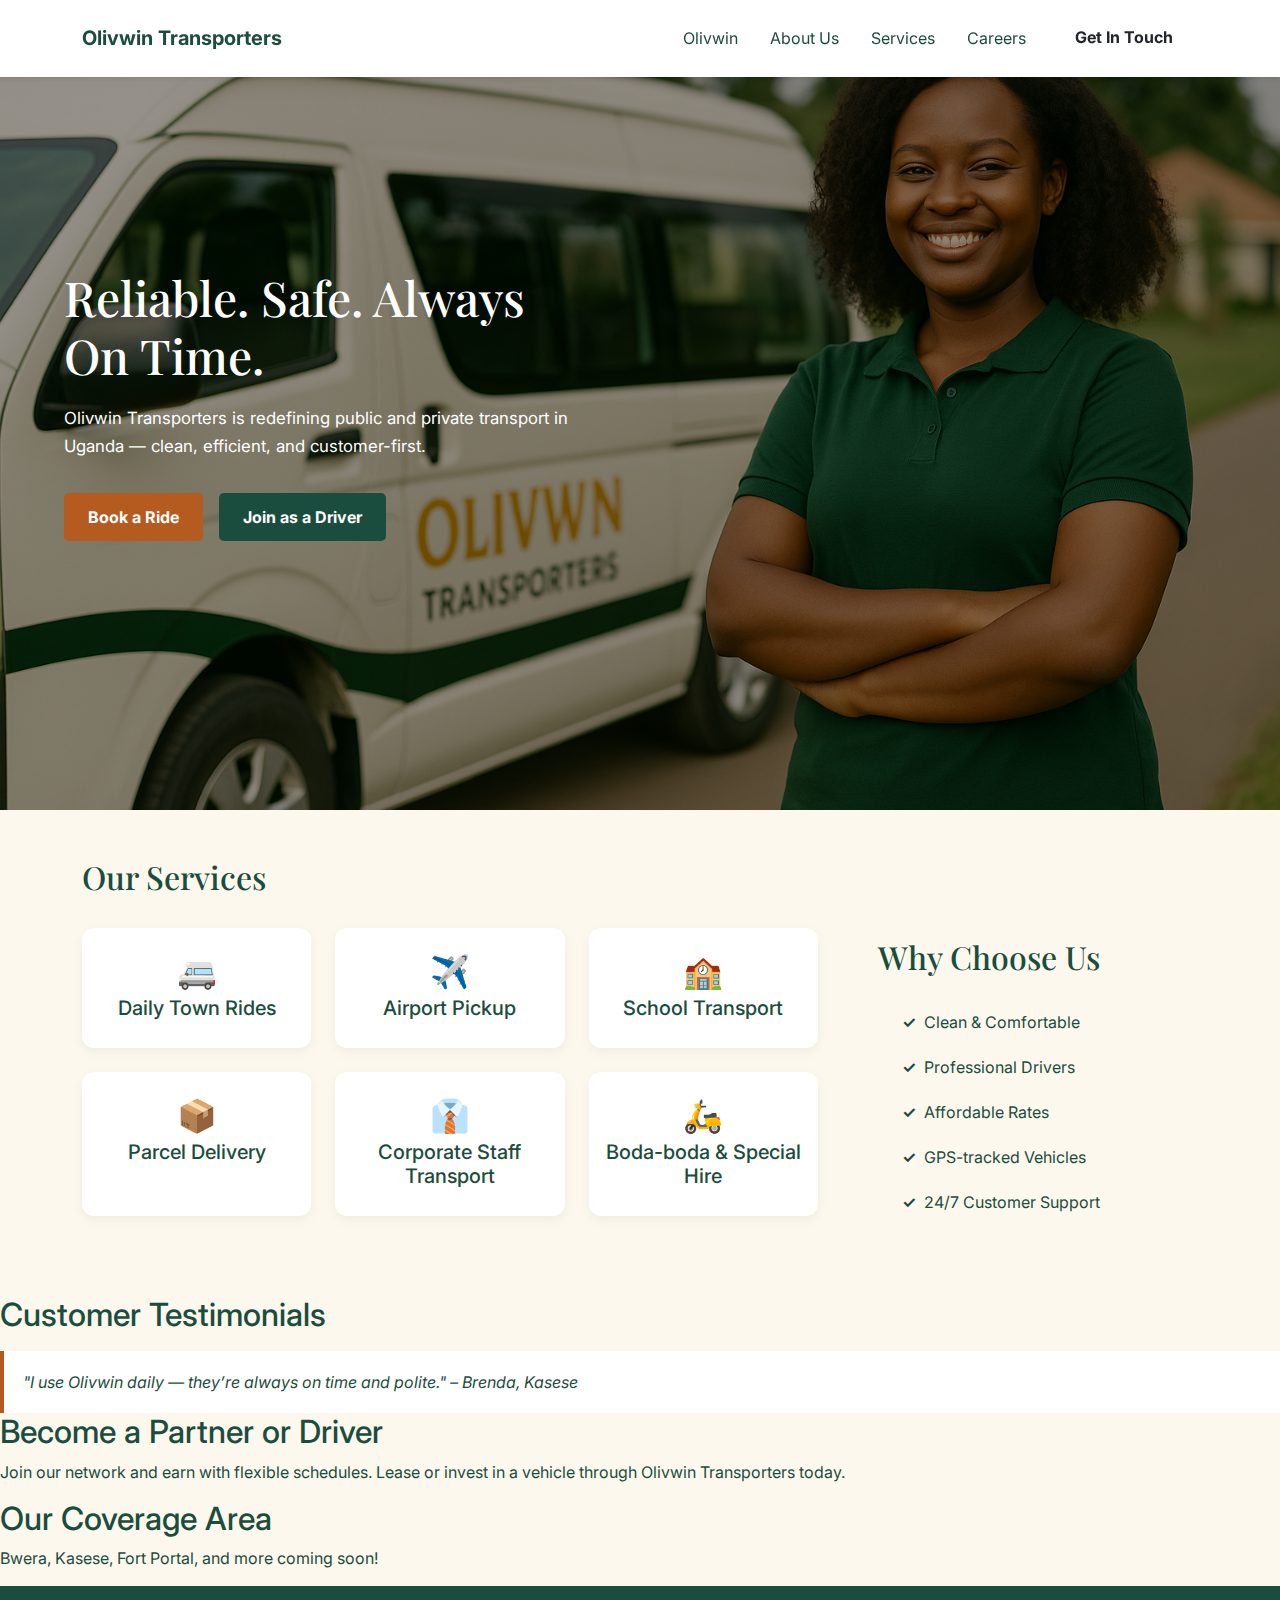
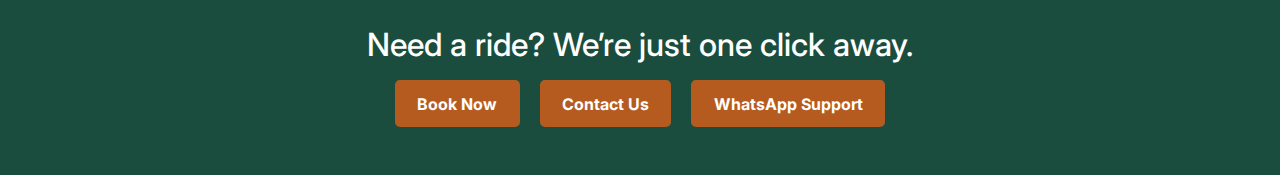
<file: olivwintransporters.html>
<!DOCTYPE html>
<html lang="en">
  <head>
    <meta charset="UTF-8" />
    <meta name="viewport" content="width=device-width, initial-scale=1.0" />
    <title>Olivwin Transporters</title>

    <link
      href="https://fonts.googleapis.com/css2?family=Inter:wght@400;600&family=Playfair+Display:wght@700&display=swap"
      rel="stylesheet"
    />
    <link
      href="https://cdn.jsdelivr.net/npm/bootstrap@5.3.2/dist/css/bootstrap.min.css"
      rel="stylesheet"
    />

    <style>
      :root {
        --green: #1b4d3e;
        --orange: #b65b1f;
        --cream: #fcf8ed;
      }
      * {
        box-sizing: border-box;
        margin: 0;
        padding: 0;
      }
      body {
        font-family: "Inter", sans-serif;
        background: var(--cream);
        color: var(--green);
      }
      .navbar-brand,
      .nav-link {
        color: #1b4d3e;
      }
      /* -------- DESKTOP (Default) -------- */
      .hero {
        position: relative;
        background: url("/images/olivwin-transporters-hero-image.png") center
          center no-repeat;
        background-size: cover;
        background-attachment: scroll;
        height: 90vh;
        display: flex;
        align-items: center;
        justify-content: flex-start;
        color: white;
      }

      .hero::before {
        content: "";
        position: absolute;
        inset: 0;
        background-color: rgba(0, 0, 0, 0.4); /* soft dark overlay */
        z-index: 1;
      }

      .hero .hero-content {
        position: relative;
        z-index: 2;
        padding: 2rem;
        max-width: 600px;
        margin-left: 2rem;
      }

      .hero h1 {
        font-family: "Playfair Display", serif;
        font-size: 3rem;
        line-height: 1.2;
        margin-bottom: 1.2rem;
      }

      .hero p {
        font-family: "Inter", sans-serif;
        font-size: 1.05rem;
        line-height: 1.7;
        color: #fff;
        line-height: 1.7;
        margin-bottom: 2rem;
      }

      .hero .buttons {
        display: flex;
        flex-wrap: wrap;
        gap: 1rem;
      }

      .hero .buttons a {
        background-color: var(--orange);
        color: white;
        padding: 0.75rem 1.5rem;
        border-radius: 5px;
        text-decoration: none;
        font-weight: bold;
      }

      .hero .buttons a:last-child {
        background-color: var(--green);
      }

      /* -------- MOBILE (Override for <= 768px) -------- */
      @media (max-width: 768px) {
        .hero {
          height: 480px;
          background-position: center center;
          background-size: cover;
          display: flex;
          align-items: center;
          justify-content: center;
          padding: 0; /* remove extra space */
        }

        .hero-content {
          background: rgba(46, 46, 46, 0.5); /* dark glass box */
          padding: 2rem;
          margin: 0 2rem;
          border-radius: 12px;
          max-width: 100%;
          text-align: left;
          z-index: 2;
        }

        .hero h1 {
          font-size: 2.4rem;
          margin-bottom: 1rem;
        }

        .hero p {
          font-size: 1rem;
          color: #fff;
          line-height: 1.6;
          margin-bottom: 1.5rem;
        }

        .hero .buttons {
          flex-direction: column;
        }

        .hero .buttons a {
          width: 100%;
          text-align: center;
        }
      }

      .service-card {
        background: white;

        padding: 1.25rem 1rem;

        border-radius: 12px;
        box-shadow: 0 4px 12px rgba(0, 0, 0, 0.05);
        transition: 0.3s;
      }
      .service-card:hover {
        transform: translateY(-5px);
      }
      .why-choose li {
        list-style: none;
        position: relative;
        padding-left: 1.4rem;
        margin-bottom: 1rem;
      }
      .why-choose li::before {
        content: "✓";
        position: absolute;
        left: 0;
        color: #1b4d3e;
        font-weight: bold;
      }

      .section-title {
        font-family: "Playfair Display", serif;
        font-size: 2rem;
        color: #1b4d3e;
        margin-bottom: 2rem;
      }
      .grid {
        display: flex;
        flex-wrap: wrap;
        gap: 1rem;
      }
      .card {
        background: white;
        padding: 1.5rem;
        border-radius: 8px;
        box-shadow: 0 3px 8px rgba(105, 104, 104, 0.05);
        flex: 1 1 calc(33% - 2rem);
        min-width: 250px;
        text-align: center;
      }
      .card h3 {
        margin-top: 0.8rem;
        font-size: 1.1rem;
      }
      .card span {
        font-size: 2rem;
        display: block;
      }
      ul {
        padding-left: 1.5rem;
        line-height: 1.8;
      }
      .testimonial {
        background: white;
        padding: 1.2rem;
        font-style: italic;
        border-left: 4px solid var(--orange);
        margin-top: 1rem;
      }
      .footer {
        background: var(--green);
        color: white;
        text-align: center;
        padding: 2.5rem 1rem;
      }
      .footer .cta-buttons a {
        background: var(--orange);
        padding: 0.7rem 1.4rem;
        margin: 0.5rem;
        color: white;
        text-decoration: none;
        border-radius: 5px;
        font-weight: bold;
        display: inline-block;
      }

      @media (max-width: 768px) {
        .card {
          flex: 1 1 100%;
        }
        .hero h1 {
          font-size: 2rem;
        }
      }
    </style>
  </head>
  <body>
    <nav class="navbar navbar-expand-lg fixed-top bg-white shadow-sm py-3">
      <div class="container">
        <a class="navbar-brand fw-bold" href="olivwintransporters.html"
          >Olivwin Transporters</a
        >
        <button
          class="navbar-toggler"
          type="button"
          data-bs-toggle="collapse"
          data-bs-target="#navbarNav"
        >
          <span class="navbar-toggler-icon"></span>
        </button>
        <div
          class="collapse navbar-collapse justify-content-end"
          id="navbarNav"
        >
          <ul class="navbar-nav gap-3">
            <li class="nav-item">
              <a class="nav-link" href="index.html">Olivwin</a>
            </li>
            <li class="nav-item">
              <a class="nav-link" href="#about">About Us</a>
            </li>
            <li class="nav-item">
              <a class="nav-link" href="#services">Services</a>
            </li>
            <li><a class="nav-link" href="#careers-apply">Careers</a></li>
            <li>
              <a class="btn btn-godwin px-4 py-2 fw-bold" href="#contact"
                >Get In Touch</a
              >
            </li>
          </ul>
        </div>
      </div>
    </nav>

    <section class="hero">
      <div class="hero-content">
        <h1>Reliable. Safe. Always On Time.</h1>
        <p>
          Olivwin Transporters is redefining public and private transport in
          Uganda — clean, efficient, and customer-first.
        </p>
        <div class="buttons">
          <a href="#">Book a Ride</a>
          <a href="#">Join as a Driver</a>
        </div>
      </div>
    </section>
    <section id="services">
      <div class="container py-5">
        <div class="row align-items-start">
          <!-- Left: Services -->
          <div class="col-lg-8">
            <h2 class="section-title">Our Services</h2>
            <div class="row g-4">
              <div class="col-12 col-md-4">
                <div class="service-card h-100 text-center">
                  <span style="font-size: 2rem">🚐</span>
                  <h5>Daily Town Rides</h5>
                </div>
              </div>
              <div class="col-12 col-md-4">
                <div class="service-card h-100 text-center">
                  <span style="font-size: 2rem">✈️</span>
                  <h5>Airport Pickup</h5>
                </div>
              </div>
              <div class="col-12 col-md-4">
                <div class="service-card h-100 text-center">
                  <span style="font-size: 2rem">🏫</span>
                  <h5>School Transport</h5>
                </div>
              </div>
              <div class="col-12 col-md-4">
                <div class="service-card h-100 text-center">
                  <span style="font-size: 2rem">📦</span>
                  <h5>Parcel Delivery</h5>
                </div>
              </div>
              <div class="col-12 col-md-4">
                <div class="service-card h-100 text-center">
                  <span style="font-size: 2rem">👔</span>
                  <h5>Corporate Staff Transport</h5>
                </div>
              </div>
              <div class="col-12 col-md-4">
                <div class="service-card h-100 text-center">
                  <span style="font-size: 2rem">🛵</span>
                  <h5>Boda-boda & Special Hire</h5>
                </div>
              </div>
            </div>
          </div>

          <!-- Right: Why Choose Us -->
          <div
            class="col-lg-4 ps-lg-5 text-center text-lg-start mx-lg-0"
            style="margin-top: 5rem"
          >
            <h2 class="section-title">Why Choose Us</h2>
            <ul class="why-choose d-inline-block text-start">
              <li>Clean & Comfortable</li>
              <li>Professional Drivers</li>
              <li>Affordable Rates</li>
              <li>GPS-tracked Vehicles</li>
              <li>24/7 Customer Support</li>
            </ul>
          </div>
        </div>
      </div>
    </section>

    <section class="section">
      <h2>Customer Testimonials</h2>
      <div class="testimonial">
        "I use Olivwin daily — they’re always on time and polite." – Brenda,
        Kasese
      </div>
    </section>

    <section class="section">
      <h2>Become a Partner or Driver</h2>
      <p>
        Join our network and earn with flexible schedules. Lease or invest in a
        vehicle through Olivwin Transporters today.
      </p>
    </section>

    <section class="section">
      <h2>Our Coverage Area</h2>
      <p>Bwera, Kasese, Fort Portal, and more coming soon!</p>
    </section>

    <footer class="footer">
      <h2>Need a ride? We’re just one click away.</h2>
      <div class="cta-buttons">
        <a href="#">Book Now</a>
        <a href="#">Contact Us</a>
        <a href="#">WhatsApp Support</a>
      </div>
    </footer>
    <script src="js/main.js"></script>
  </body>
</html>
</file>
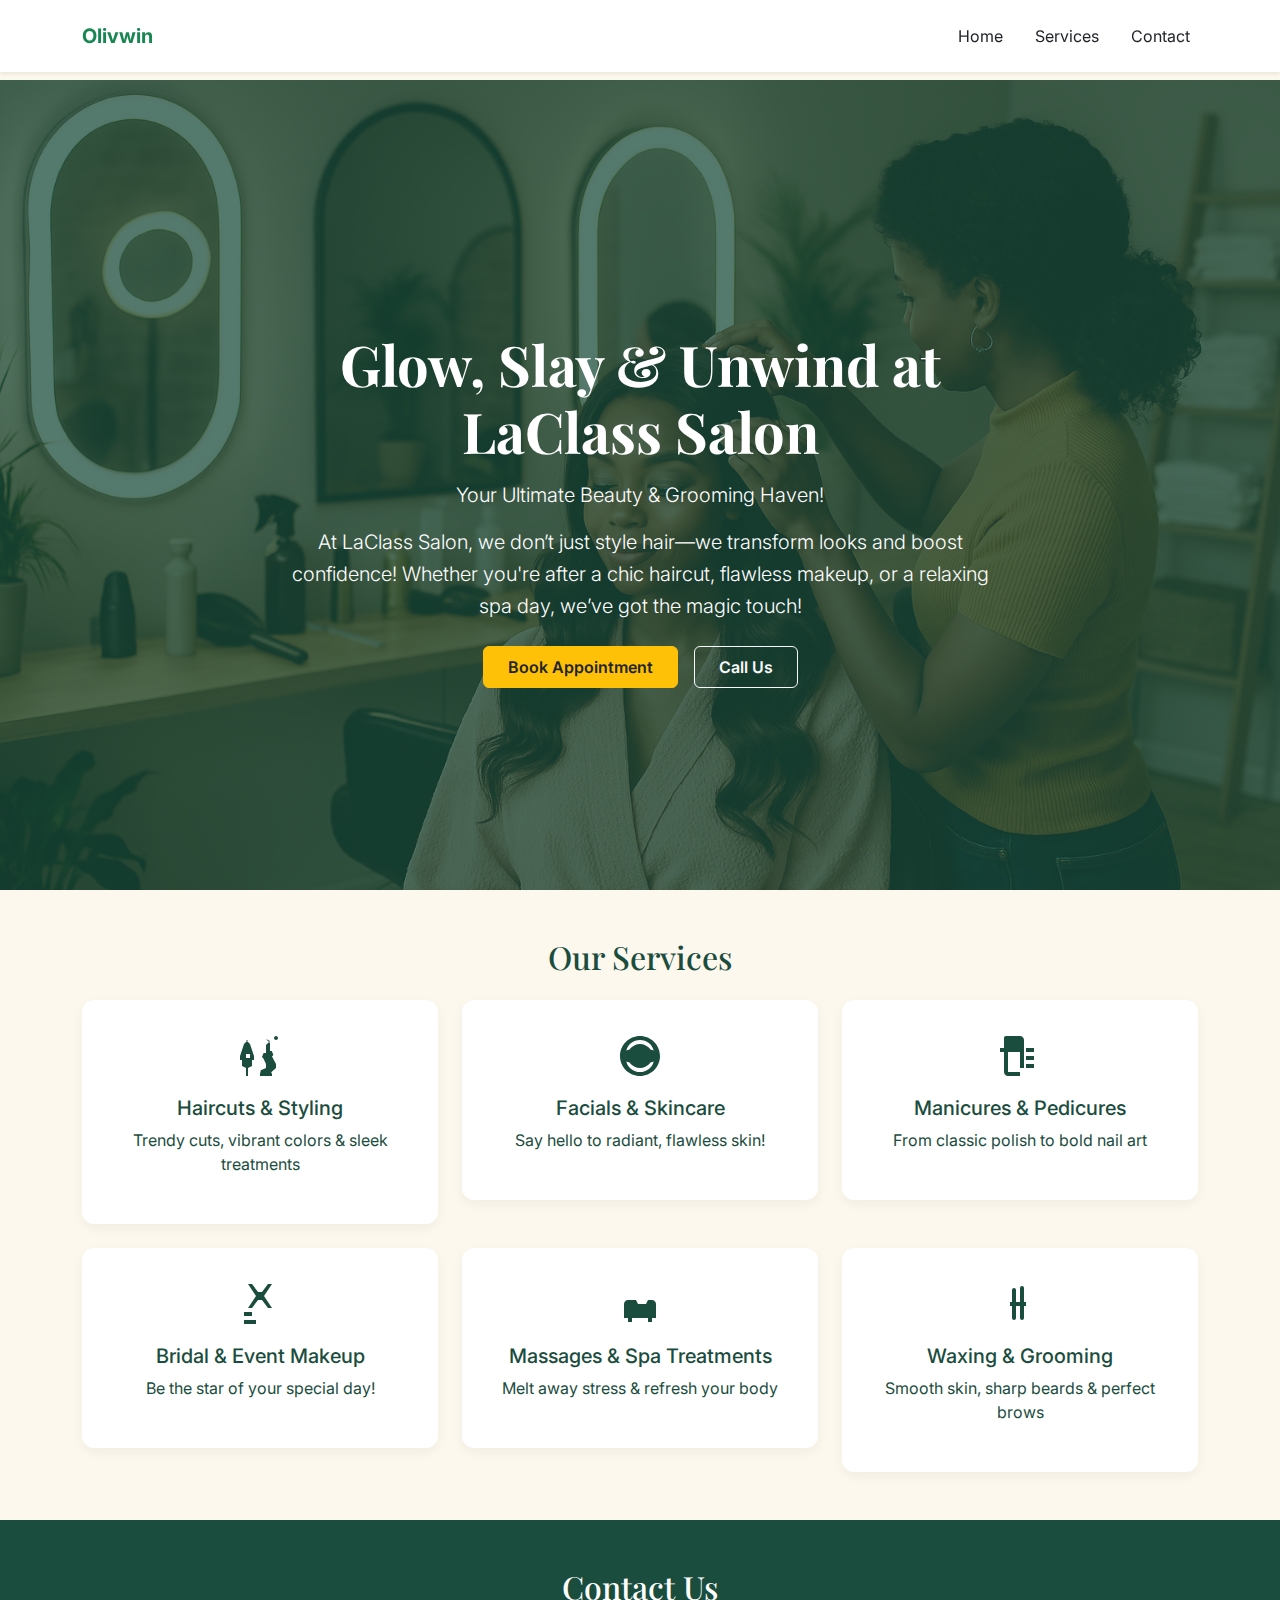
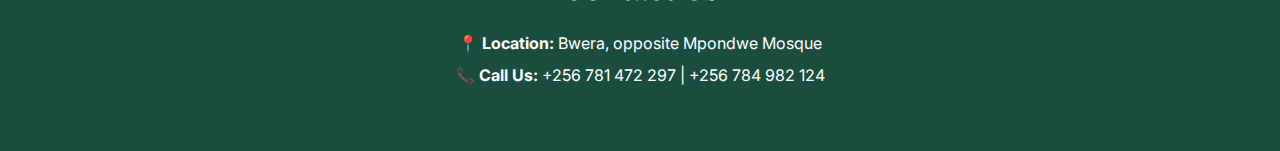
<file: salon.html>
<!DOCTYPE html>
<html lang="en">
  <head>
    <meta charset="UTF-8" />
    <meta name="viewport" content="width=device-width, initial-scale=1.0" />
    <title>LaClass Salon | Beauty & Grooming</title>
    <link
      href="https://cdn.jsdelivr.net/npm/bootstrap@5.3.2/dist/css/bootstrap.min.css"
      rel="stylesheet"
    />
    <link
      href="https://fonts.googleapis.com/css2?family=Playfair+Display:wght@600&family=Inter:wght@400;600&display=swap"
      rel="stylesheet"
    />
    <link rel="stylesheet" href="css/salon.css" />
    <style></style>
  </head>
  <body>
    <nav class="navbar navbar-expand-lg fixed-top bg-white shadow-sm py-3">
      <div class="container">
        <a class="navbar-brand fw-bold text-success" href="https://olivwin.com/"
          >Olivwin</a
        >
        <button
          class="navbar-toggler"
          type="button"
          data-bs-toggle="collapse"
          data-bs-target="#navbarNav"
        >
          <span class="navbar-toggler-icon"></span>
        </button>
        <div
          class="collapse navbar-collapse justify-content-end"
          id="navbarNav"
        >
          <ul class="navbar-nav gap-3">
            <li class="nav-item">
              <a class="nav-link text-dark" href="https://olivwin.com">Home</a>
            </li>
            <li class="nav-item">
              <a class="nav-link text-dark" href="#services">Services</a>
            </li>
            <li class="nav-item">
              <a class="nav-link text-dark" href="#contact">Contact</a>
            </li>
          </ul>
        </div>
      </div>
    </nav>

    <section
      class="laclass-hero d-flex align-items-center text-center text-white"
    >
      <div class="container">
        <h1 class="display-4 fw-bold mb-3">
          Glow, Slay & Unwind at <br />LaClass Salon
        </h1>
        <p class="lead mb-3">Your Ultimate Beauty & Grooming Haven!</p>
        <p class="lead mb-4 mx-auto hero-description">
          At LaClass Salon, we don’t just style hair—we transform looks and
          boost confidence! Whether you're after a chic haircut, flawless
          makeup, or a relaxing spa day, we’ve got the magic touch!
        </p>
        <div class="d-flex justify-content-center gap-3 flex-wrap">
          <a
            href="#contact"
            class="btn btn-warning text-dark fw-semibold px-4 py-2"
            >Book Appointment</a
          >
          <a
            href="tel:+256781472297"
            class="btn btn-outline-light fw-semibold px-4 py-2"
            >Call Us</a
          >
        </div>
      </div>
    </section>

    <section id="services" class="container py-5">
      <h2 class="text-center mb-4">Our Services</h2>
      <div class="row g-4">
        <!-- Haircuts & Styling -->
        <div class="col-md-4">
          <div class="service-card text-center">
            <div class="mb-3">
              <svg width="48" height="48" fill="#1b4d3e" viewBox="0 0 24 24">
                <path
                  d="M20 2c-.5 0-1 .5-1 1s.5 1 1 1 1-.5 1-1-.5-1-1-1zm-3 2.5l-2 2v4h-1.2l-.8 2 .7.8L15 16v2l-2.6 1.1L12 21v1h6v-1l-.4-.9L20 18v-2l-2-3.7.7-.8-.8-2H17v-4l-2-2zM6 4l-2 2-2 6v2h1v3l2 1v4h1v-4l2-1v-3h1v-2l-2-6-2-2zm1 9H5v-2h2v2z"
                />
              </svg>
            </div>
            <h5>Haircuts & Styling</h5>
            <p>Trendy cuts, vibrant colors & sleek treatments</p>
          </div>
        </div>

        <!-- Facials & Skincare -->
        <div class="col-md-4">
          <div class="service-card text-center">
            <div class="mb-3">
              <svg width="48" height="48" fill="#1b4d3e" viewBox="0 0 24 24">
                <path
                  d="M12 2C6.49 2 2 6.5 2 12s4.49 10 10 10 10-4.5 10-10S17.51 2 12 2zm0 18c-3.32 0-6.19-2.26-6.84-5.3.44.16.91.3 1.42.39C8.02 17 10.1 18 12 18c1.91 0 3.98-1 5.42-2.91.51-.09.98-.23 1.42-.39C18.19 17.74 15.32 20 12 20zm0-16c3.32 0 6.19 2.26 6.84 5.3-.44-.16-.91-.3-1.42-.39C15.98 7 13.9 6 12 6c-1.91 0-3.98 1-5.42 2.91-.51.09-.98.23-1.42.39C5.81 6.26 8.68 4 12 4z"
                />
              </svg>
            </div>
            <h5>Facials & Skincare</h5>
            <p>Say hello to radiant, flawless skin!</p>
          </div>
        </div>

        <!-- Manicures & Pedicures -->
        <div class="col-md-4">
          <div class="service-card text-center">
            <div class="mb-3">
              <svg width="48" height="48" fill="#1b4d3e" viewBox="0 0 24 24">
                <path
                  d="M5 2c-.6 0-1 .4-1 1v5H2v2h2v10c0 1.1.9 2 2 2h6v-2H6V10h6v8h2V4c0-1.1-.9-2-2-2H5zm14 14h-4v2h4v-2zm0-4h-4v2h4v-2zm0-4h-4v2h4V8z"
                />
              </svg>
            </div>
            <h5>Manicures & Pedicures</h5>
            <p>From classic polish to bold nail art</p>
          </div>
        </div>

        <!-- Bridal & Event Makeup -->
        <div class="col-md-4">
          <div class="service-card text-center">
            <div class="mb-3">
              <svg width="48" height="48" fill="#1b4d3e" viewBox="0 0 24 24">
                <path
                  d="M18 2h-2l-3 4h-2L8 2H6l4 6-4 6h2l3-4h2l3 4h2l-4-6 4-6zM4 16v2h4v-2H4zm0 4v2h6v-2H4z"
                />
              </svg>
            </div>
            <h5>Bridal & Event Makeup</h5>
            <p>Be the star of your special day!</p>
          </div>
        </div>

        <!-- Massages & Spa Treatments -->
        <div class="col-md-4">
          <div class="service-card text-center">
            <div class="mb-3">
              <svg width="48" height="48" fill="#1b4d3e" viewBox="0 0 24 24">
                <path
                  d="M18 10h-2l-1 2h-4l-1-2H6c-1.1 0-2 .9-2 2v7h2v2h2v-2h8v2h2v-2h2v-7c0-1.1-.9-2-2-2z"
                />
              </svg>
            </div>
            <h5>Massages & Spa Treatments</h5>
            <p>Melt away stress & refresh your body</p>
          </div>
        </div>

        <!-- Waxing & Grooming -->
        <div class="col-md-4">
          <div class="service-card text-center">
            <div class="mb-3">
              <svg width="48" height="48" fill="#1b4d3e" viewBox="0 0 24 24">
                <path
                  d="M13 3a1 1 0 0 0-1 1v7h-2V5a1 1 0 1 0-2 0v6h-1v2h1v6a1 1 0 1 0 2 0v-6h2v6a1 1 0 1 0 2 0v-6h1v-2h-1V4a1 1 0 0 0-1-1z"
                />
              </svg>
            </div>
            <h5>Waxing & Grooming</h5>
            <p>Smooth skin, sharp beards & perfect brows</p>
          </div>
        </div>
      </div>
    </section>

    <footer id="contact">
      <div class="container text-center">
        <h2 class="mb-4">Contact Us</h2>
        <p class="mb-2">
          <strong>📍 Location:</strong> Bwera, opposite Mpondwe Mosque
        </p>
        <p><strong>📞 Call Us:</strong> +256 781 472 297 | +256 784 982 124</p>
      </div>
    </footer>

    <script src="https://cdn.jsdelivr.net/npm/bootstrap@5.3.2/dist/js/bootstrap.bundle.min.js"></script>
  </body>
</html>
</file>
<file: css/salon.css>
body {
  font-family: "Inter", sans-serif;
  background-color: #fcf8ed;
  color: #1b4d3e;
  padding-top: 80px;
}
h1, h2, h3 {
  font-family: "Playfair Display", serif;
}
.laclass-hero {
  background-image: url("../images/laclass-bg.png");
  background-size: cover;
  background-position: center;
  background-repeat: no-repeat;
  min-height: 90vh;
  padding: 6rem 1rem 3rem;
  position: relative;
  z-index: 1;
}
.laclass-hero::before {
  content: "";
  position: absolute;
  top: 0;
  left: 0;
  right: 0;
  bottom: 0;
  background: rgba(27, 77, 62, 0.75);
  z-index: -1;
}
.hero-description {
  max-width: 700px;
  margin: 0 auto;
  line-height: 1.6;
}
.service-card {
  background: #ffffff;
  border-radius: 12px;
  padding: 2rem;
  box-shadow: 0 4px 12px rgba(0, 0, 0, 0.05);
  transition: transform 0.3s ease;
}
.service-card:hover {
  transform: translateY(-5px);
}
footer {
  background-color: #1b4d3e;
  color: #fff;
  padding: 3rem 1rem;
}

.service-card svg {
  transition: transform 0.3s ease, fill 0.3s ease;
}

.service-card:hover svg {
  transform: scale(1.2);
  fill: #b65b1f; /* Optional highlight color on hover */
}
</file>
<file: css/technologies.css>
body {
    font-family: 'Inter', sans-serif;
    background-color: #fefaf1;
    color: #1a1a1a;
    padding-top: 80px;
  }
  .hero {
    background-image: url('/images/tech.jpg');
    min-height: 90vh;
    background-size: cover;
    background-position: center right;
    background-repeat: no-repeat;
    position: relative;
    display: flex;
    align-items: center;
    position: relative;
    color: white;
  }

  .section-title {
    font-family: 'Playfair Display', serif;
    font-size: 2rem;
    font-weight: 700;
    color: #245c45;
  }
  
  .text-olivwin {
    color: #245c45;
  }
  .text-burnt {
    color: #b65b1f;
  }
  .bg-olivwin {
    background-color: #1b4d3e;
  }
  
  /* Buttons */
  .btn-olivwin {
    background-color: #1b4d3e;
    color: #ffffff;
    transition: all 0.3s ease;
  }
  .btn-olivwin:hover {
    background-color: #b65b1f;
    color: #ffffff;
  }
  .btn-outline-olivwin {
    border: 2px solid #1b4d3e;
    color: #1b4d3e;
  }
  .btn-outline-olivwin:hover {
    background-color: #1b4d3e;
    color: #fff;
  }

  .product-img {
    height: 250px;
    object-fit: cover;
    transition: transform 0.3s ease;
  }
  
  .card:hover .product-img {
    transform: scale(1.05);
  }

  .card {
    transition: transform 0.3s ease, box-shadow 0.3s ease;
  }
  
  .card:hover {
    transform: scale(1.03);
    box-shadow: 0 10px 20px rgba(0, 0, 0, 0.1);
  }

  .card.service-card {
    transition: all 0.4s ease;
    border: none;
    border-radius: 5px;
    box-shadow: 0 5px 10px rgba(0, 0, 0, 0.05);
  }
  
  .card.service-card:hover {
    transform: translateY(-8px) scale(1.02);
    box-shadow: 0 20px 40px rgba(27, 77, 62, 0.15);
    background-color: #f3fff7;
  }
  
  .card.service-card svg {
    transition: transform 0.4s ease;
  }
  .card.service-card:hover svg {
    transform: scale(1.2) rotate(5deg);
  }
  .card.product-card {
    transition: all 0.3s ease;
    border-radius: 16px;
    border: none;
    box-shadow: 0 4px 10px rgba(0, 0, 0, 0.05);
  }
  
  .card.product-card:hover {
    transform: translateY(-6px) scale(1.02);
    box-shadow: 0 15px 30px rgba(0, 0, 0, 0.1);
    background-color: #ffffff;
  }
  
  .card.product-card .product-img {
    border-radius: 12px;
    height: 250px;
    object-fit: cover;
    transition: transform 0.3s ease;
  }
  
  .card.product-card:hover .product-img {
    transform: scale(1.05);
  }
  
  .card.product-card .card-body h6 {
    font-size: 1rem;
    margin-bottom: 0.5rem;
  }
  
  .card.product-card .btn {
    margin-top: 0.75rem;
    transition: all 0.3s ease;
  }
  
  /* Button hover styles */
  .btn-olivwin:hover {
    background-color: #b65b1f;
    color: white;
  }
  
  .btn-outline-olivwin:hover {
    background-color: #1b4d3e;
    color: white;
    border-color: #1b4d3e;
  }
  
  
  ul li {
    margin-bottom: 0.5rem;
  }
  form input, form textarea {
    border-radius: 10px;
    border: 1px solid #ccc;
    padding: 15px;
  }
  form input:focus, form textarea:focus {
    border-color: #1b4d3e;
    box-shadow: 0 0 5px rgba(27, 77, 62, 0.3);
  }
  .contact-input {
    border-radius: 10px;
    border: 1px solid #ccc;
    padding: 15px;
    background-color: #fff;
    transition: all 0.3s ease;
  }
  
  .contact-input:focus {
    border-color: #1b4d3e;
    box-shadow: 0 0 8px rgba(27, 77, 62, 0.2);
    background-color: #fcf8ed;
  }
  
  .btn-olivwin {
    background-color: #1b4d3e;
    color: white;
    border-radius: 5px;
    transition: all 0.3s ease-in-out;
    box-shadow: 0 4px 6px rgba(0, 0, 0, 0.1);
  }
  
  .btn-olivwin:hover {
    background-color: #b65b1f;
    color: white;
    box-shadow: 0 6px 12px rgba(0, 0, 0, 0.15);
  }
      
  
  /* footer {
    background-color: #1b4d3e;
    color: white;
  } */
  footer a {
    color: white;
    text-decoration: none;
    transition: color 0.3s ease;
  }
  
  footer a:hover {
    color: #b65b1f; /* burnt orange */
  }
  section {
    scroll-margin-top: 100px;
  }
  

  @media (max-width: 768px) {
    
    .hero {
        padding-top: 7rem;
        padding-bottom: 3rem;
        min-height: 75vh;
        background-position: center 30%;
        /* padding-top: 10rem;
        padding-bottom: 5rem;
        background-position: center 35%; */
      }
      
  
    .hero h1 {
      font-size: 2rem;
      line-height: 1.3;
    }
  
    .hero p.lead {
      font-size: 1rem;
      margin-bottom: 1.5rem;
    }
  
    .hero .d-flex {
      flex-direction: column;
      gap: 1rem;
    }
    #about img {
        max-width: 100%;
        height: auto;
        margin: 0 auto;
        display: block;
      }
  }

  #loader {
    position: fixed;
    top: 0;
    left: 0;
    width: 100%;
    height: 100%;
    background: #ffffff;
    z-index: 9999;
    display: flex;
    align-items: center;
    justify-content: center;
  }
  #loader.hidden {
    display: none;
  }

  * {
    box-sizing: border-box;
  }
  html, body {
    max-width: 100%;
    overflow-x: hidden;
  }
</file>
